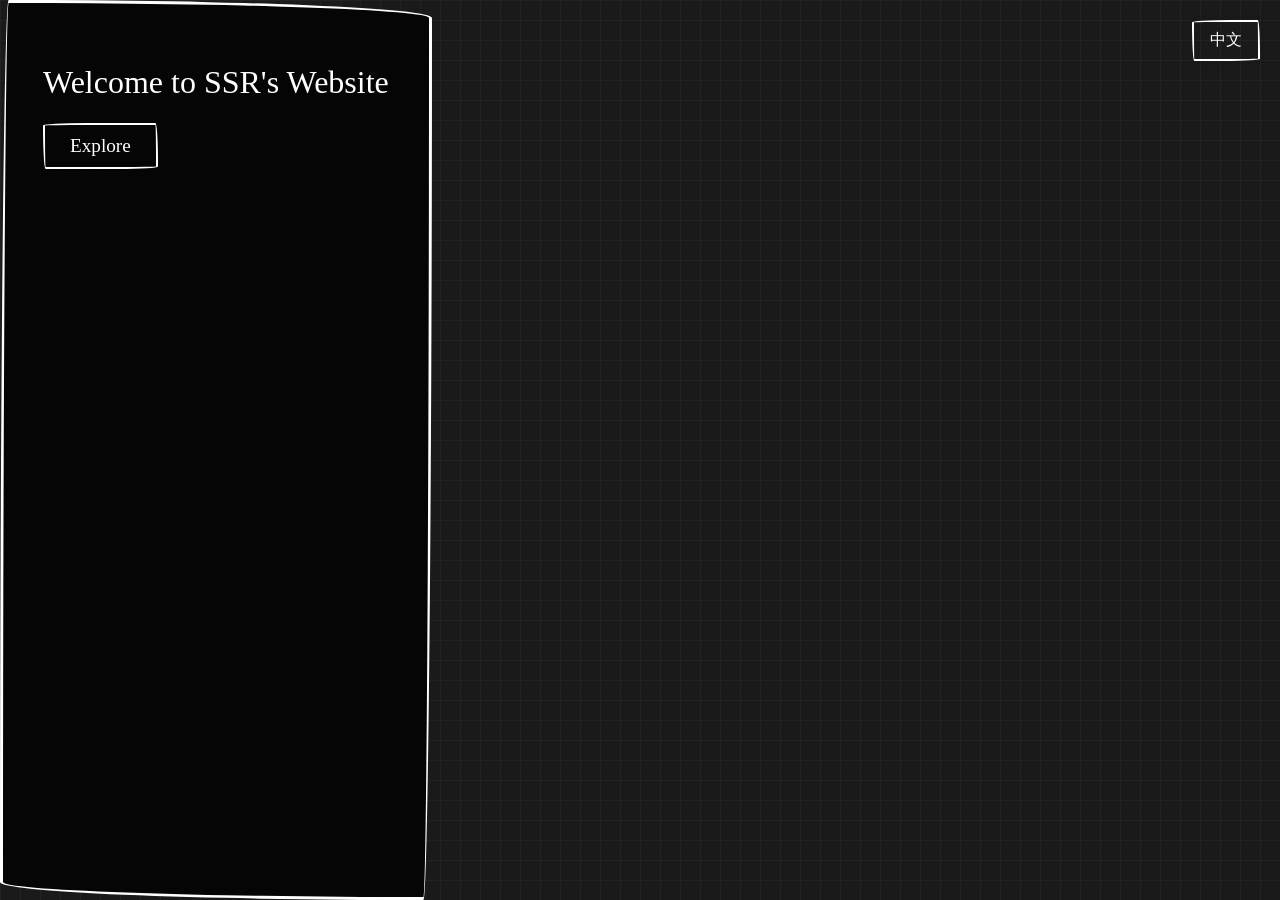
<file: index.html>
<!doctype html>
<html lang="en">
  <head>
    <meta charset="UTF-8" />
    <title>Welcome</title>
    <link rel="stylesheet" href="style.css" />
    <script src="i18n.js" defer></script>
  </head>
  <body class="home-page">
    <button id="langToggle" class="lang-toggle" onclick="toggleLang()">中文</button>
    <div
      class="welcome-container"
      style="background: rgba(0, 0, 0, 0.8); border: 3px solid white"
    >
      <h1 class="welcome-text" data-i18n="index.welcome">Welcome to SSR's Website</h1>
      <a
        href="firstpage.html"
        class="btn-sketch"
        style="color: white; border-color: white"
        data-i18n="index.explore"
        >Explore</a
      >
    </div>
  </body>
</html>
</file>
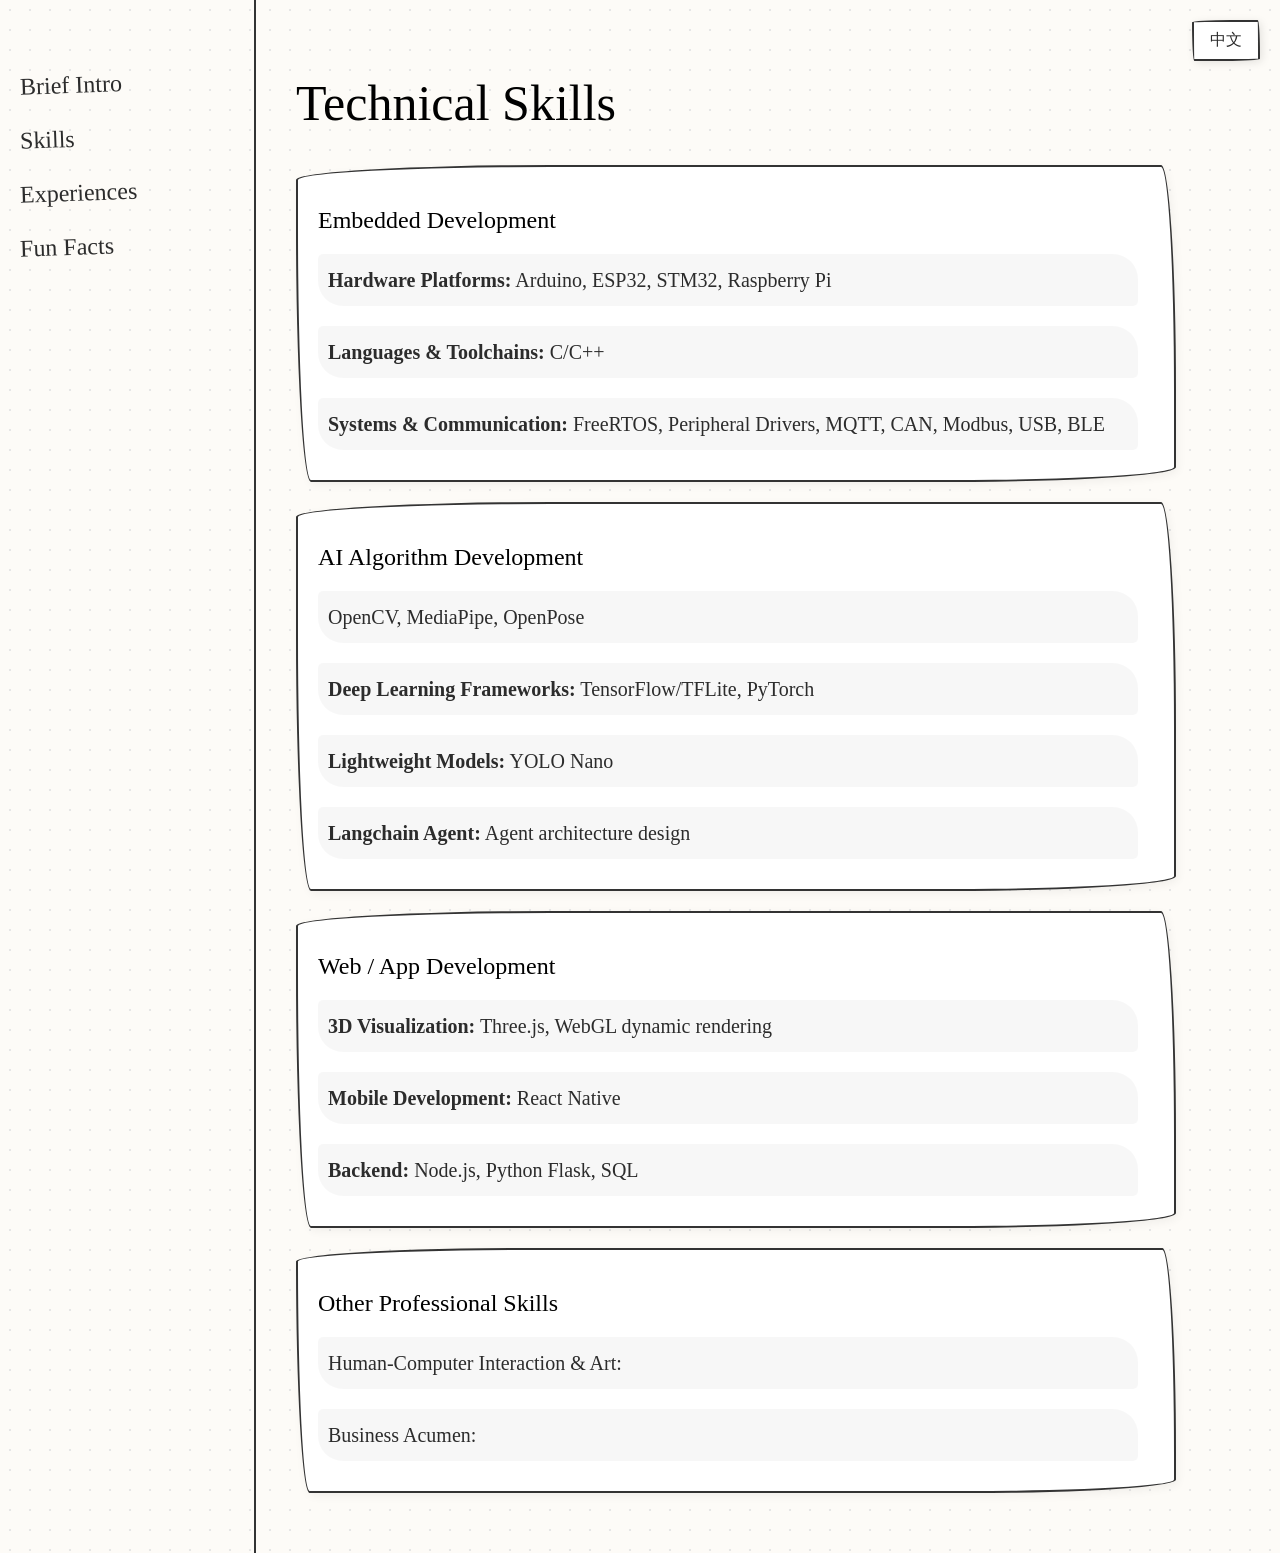
<file: about.html>
<!doctype html>
<html lang="en">
  <head>
    <meta charset="UTF-8" />
    <meta name="viewport" content="width=device-width, initial-scale=1.0" />
    <title>About Me - Skills</title>
    <link rel="stylesheet" href="style.css" />
    <script src="i18n.js" defer></script>
  </head>
  <body>
    <button id="langToggle" class="lang-toggle" onclick="toggleLang()">中文</button>
    <div class="sidebar">
      <nav>
        <ul class="nav-links">
          <li><a href="firstpage.html" data-i18n="nav.brief-intro">Brief Intro</a></li>
          <li><a href="about.html" data-i18n="nav.skills">Skills</a></li>
          <li><a href="work.html" data-i18n="nav.experiences">Experiences</a></li>
          <li><a href="contact.html" data-i18n="nav.fun-facts">Fun Facts</a></li>
        </ul>
      </nav>
    </div>
    <div class="main-content">
      <h1 style="font-size: 50px" data-i18n="about.title">Technical Skills</h1>

      <div class="skills-section">
        <div class="skill-category sketch-box">
          <h2 data-i18n="about.embedded">Embedded Development</h2>
          <div class="skill-list">
            <p>
              <strong data-i18n="about.hardware">Hardware Platforms:</strong> Arduino, ESP32, STM32,
              Raspberry Pi
            </p>
            <p><strong data-i18n="about.languages">Languages & Toolchains:</strong> C/C++</p>
            <p>
              <strong data-i18n="about.systems">Systems & Communication:</strong> FreeRTOS, Peripheral
              Drivers, MQTT, CAN, Modbus, USB, BLE
            </p>
          </div>
        </div>

        <div class="skill-category sketch-box">
          <h2 data-i18n="about.ai">AI Algorithm Development</h2>
          <div class="skill-list">
            <p>OpenCV, MediaPipe, OpenPose</p>
            <p>
              <strong data-i18n="about.deep-learning">Deep Learning Frameworks:</strong> TensorFlow/TFLite,
              PyTorch
            </p>
            <p><strong data-i18n="about.lightweight">Lightweight Models:</strong> YOLO Nano</p>
            <p><strong data-i18n="about.agent">Langchain Agent:</strong> <span data-i18n="about.agent-design">Agent architecture design</span></p>
          </div>
        </div>

        <div class="skill-category sketch-box">
          <h2 data-i18n="about.web">Web / App Development</h2>
          <div class="skill-list">
            <p>
              <strong data-i18n="about.visualization">3D Visualization:</strong> Three.js, WebGL dynamic
              rendering
            </p>
            <p><strong data-i18n="about.mobile">Mobile Development:</strong> React Native</p>
            <p><strong data-i18n="about.backend">Backend:</strong> Node.js, Python Flask, SQL</p>
          </div>
        </div>

        <div class="skill-category sketch-box">
          <h2 data-i18n="about.other">Other Professional Skills</h2>
          <div class="skill-list">
            <p data-i18n="about.hci">
              <strong>Human-Computer Interaction & Art:</strong> Immersive
              interaction design, stage lighting art, interactive installation
              prototyping
            </p>
            <p data-i18n="about.business">
              <strong>Business Acumen:</strong> Market insight, needs analysis,
              productization thinking, technology-driven business value
            </p>
          </div>
        </div>
      </div>
    </div>
  </body>
</html>
</file>
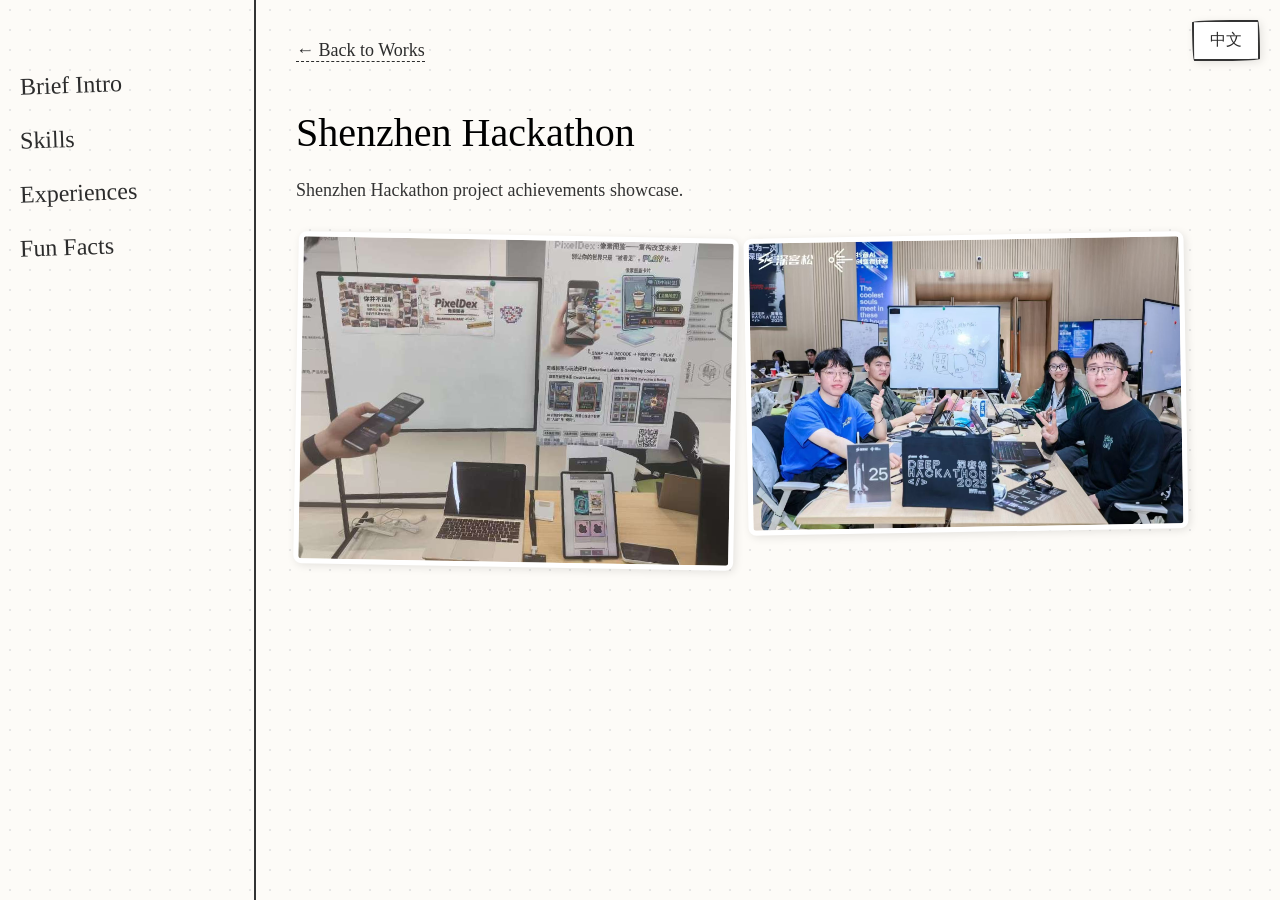
<file: award-shenzhen-hackathon.html>
<!doctype html>
<html lang="en">
  <head>
    <meta charset="UTF-8" />
    <meta name="viewport" content="width=device-width, initial-scale=1.0" />
    <title>Shenzhen Hackathon - Details</title>
    <link rel="stylesheet" href="style.css" />
    <script src="i18n.js" defer></script>
  </head>
  <body>
    <button id="langToggle" class="lang-toggle" onclick="toggleLang()">中文</button>
    <div class="sidebar">
      <nav>
        <ul class="nav-links">
          <li><a href="firstpage.html" data-i18n="nav.brief-intro">Brief Intro</a></li>
          <li><a href="about.html" data-i18n="nav.skills">Skills</a></li>
          <li><a href="work.html" data-i18n="nav.experiences">Experiences</a></li>
          <li><a href="contact.html" data-i18n="nav.fun-facts">Fun Facts</a></li>
        </ul>
      </nav>
    </div>
    <div class="main-content">
      <a href="work.html" class="back-link" data-i18n="common.back">← Back to Works</a>
      <h1 style="font-size: 40px; margin-bottom: 20px" data-i18n="award.shenzhen.title">Shenzhen Hackathon</h1>
      <p style="font-size: 18px; color: #333; line-height: 1.6" data-i18n="award.shenzhen.desc">
        Shenzhen Hackathon project achievements showcase.
      </p>

      <div class="image-container">
        <!-- 在此处添加您的图片 -->
        <img
          src="images/szh1.jpg"
          alt="Description"
          style="width: 100%; border-radius: 8px"
        />
        <img
          src="images/szh2.jpg"
          alt="Description"
          style="width: 100%; border-radius: 8px"
        />
      </div>
    </div>
  </body>
</html>
</file>
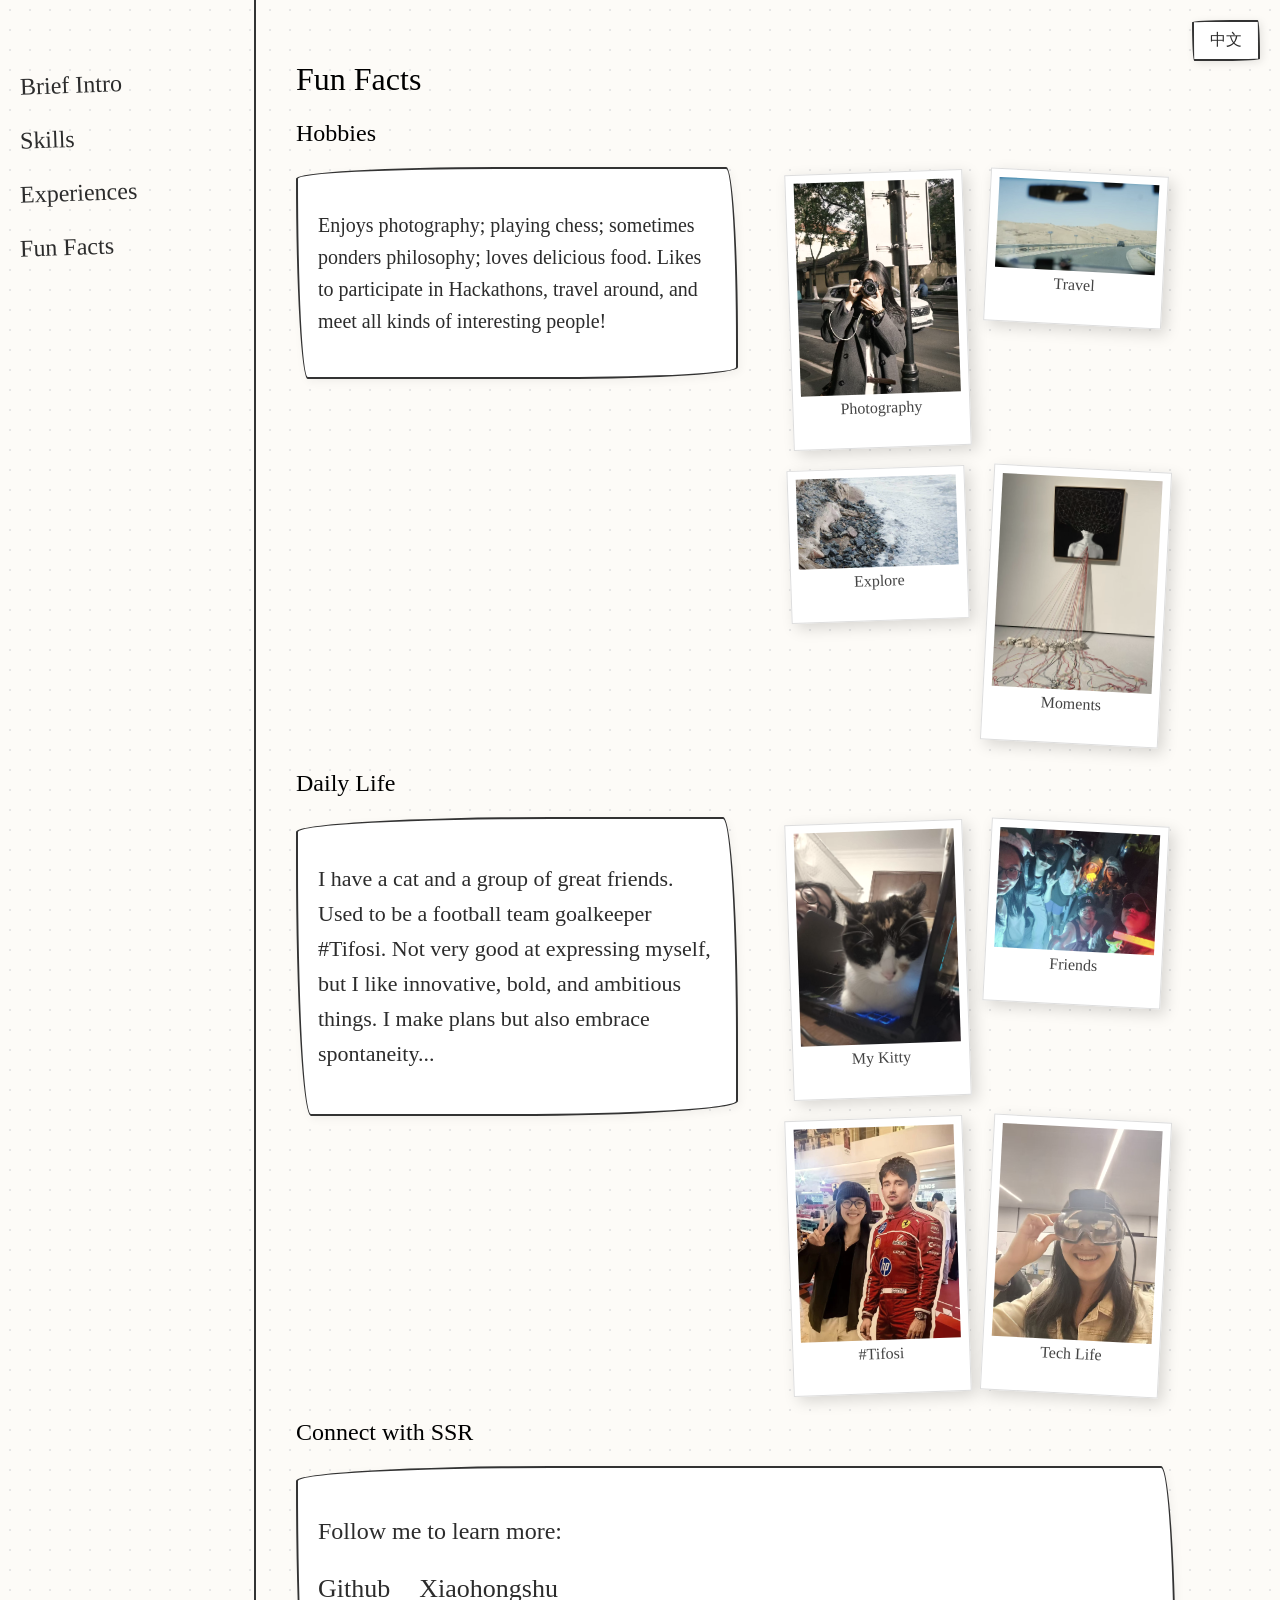
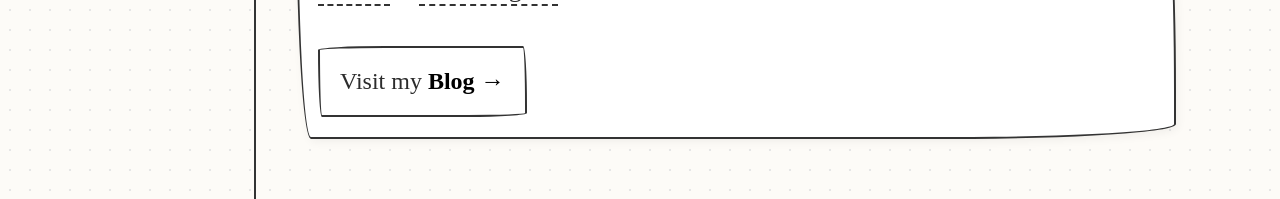
<file: contact.html>
<!doctype html>
<html lang="en">
  <head>
    <meta charset="UTF-8" />
    <meta name="viewport" content="width=device-width, initial-scale=1.0" />
    <title>Fun Facts - SSR</title>
    <link rel="stylesheet" href="style.css" />
    <script src="i18n.js" defer></script>
  </head>
  <body>
    <button id="langToggle" class="lang-toggle" onclick="toggleLang()">中文</button>
    <div class="sidebar">
      <nav>
        <ul class="nav-links">
          <li><a href="firstpage.html" data-i18n="nav.brief-intro">Brief Intro</a></li>
          <li><a href="about.html" data-i18n="nav.skills">Skills</a></li>
          <li><a href="work.html" data-i18n="nav.experiences">Experiences</a></li>
          <li><a href="contact.html" data-i18n="nav.fun-facts">Fun Facts</a></li>
        </ul>
      </nav>
    </div>
    <div class="main-content">
      <h1 data-i18n="contact.title">Fun Facts</h1>

      <!-- Hobby Section -->
      <div class="section">
        <h2 data-i18n="contact.hobbies">Hobbies</h2>
        <div class="section-layout">
          <div class="section-text sketch-box">
            <p data-i18n="contact.hobbies-desc">
              Enjoys photography; playing chess; sometimes ponders philosophy;
              loves delicious food. Likes to participate in Hackathons, travel
              around, and meet all kinds of interesting people!
            </p>
          </div>
          <div class="hobby-gallery">
            <div class="polaroid">
              <img src="images/photo4.jpg" alt="Hobby 1" />
              <div class="polaroid-caption" data-i18n="hobby.photography">Photography</div>
            </div>
            <div class="polaroid">
              <img src="images/photo1.jpg" alt="Hobby 2" />
              <div class="polaroid-caption" data-i18n="hobby.travel">Travel</div>
            </div>
            <div class="polaroid">
              <img src="images/photo2.jpg" alt="Hobby 3" />
              <div class="polaroid-caption" data-i18n="hobby.explore">Explore</div>
            </div>
            <div class="polaroid">
              <img src="images/photo3.jpg" alt="Hobby 4" />
              <div class="polaroid-caption" data-i18n="hobby.moments">Moments</div>
            </div>
          </div>
        </div>
      </div>

      <!-- Daily Life Section -->
      <div class="section">
        <h2 data-i18n="contact.daily">Daily Life</h2>
        <div class="section-layout">
          <div class="sketch-box section-text">
            <p style="font-size: 22px" data-i18n="contact.daily-desc">
              I have a cat and a group of great friends. Used to be a football
              team goalkeeper #Tifosi. Not very good at expressing myself, but I
              like innovative, bold, and ambitious things. I make plans but also
              embrace spontaneity. Stories of earning my "first pot of gold"
              since childhood from the Internet...
            </p>
          </div>
          <div class="hobby-gallery">
            <div class="polaroid">
              <img src="images/cat.jpg" alt="Cat" />
              <div class="polaroid-caption" data-i18n="hobby.cat">My Kitty</div>
            </div>
            <div class="polaroid">
              <img src="images/friends.jpg" alt="Friends" />
              <div class="polaroid-caption" data-i18n="hobby.friends">Friends</div>
            </div>
            <div class="polaroid">
              <img src="images/tifosi.jpg" alt="Tifosi" />
              <div class="polaroid-caption" data-i18n="hobby.tifosi">#Tifosi</div>
            </div>
            <div class="polaroid">
              <img src="images/vr.jpg" alt="VR" />
              <div class="polaroid-caption" data-i18n="hobby.tech">Tech Life</div>
            </div>
          </div>
        </div>
      </div>

      <!-- Social Media Section -->
      <div class="section">
        <h2 data-i18n="contact.connect">Connect with SSR</h2>
        <div class="sketch-box">
          <p style="font-size: 24px" data-i18n="contact.follow">Follow me to learn more:</p>
          <div class="social-links">
            <a href="https://github.com/ssRhy" target="_blank">Github</a>
            <a
              href="https://www.xiaohongshu.com/user/profile/6108dd890000000001007604"
              target="_blank"
              >Xiaohongshu</a
            >
          </div>
          <div class="blog-link">
            <span data-i18n="contact.visit">Visit my </span
            ><a
              href="#"
              style="color: #000; text-decoration: none; font-weight: bold"
              ><span data-i18n="contact.blog">Blog →</span></a
            >
          </div>
        </div>
      </div>
    </div>
  </body>
</html>
</file>
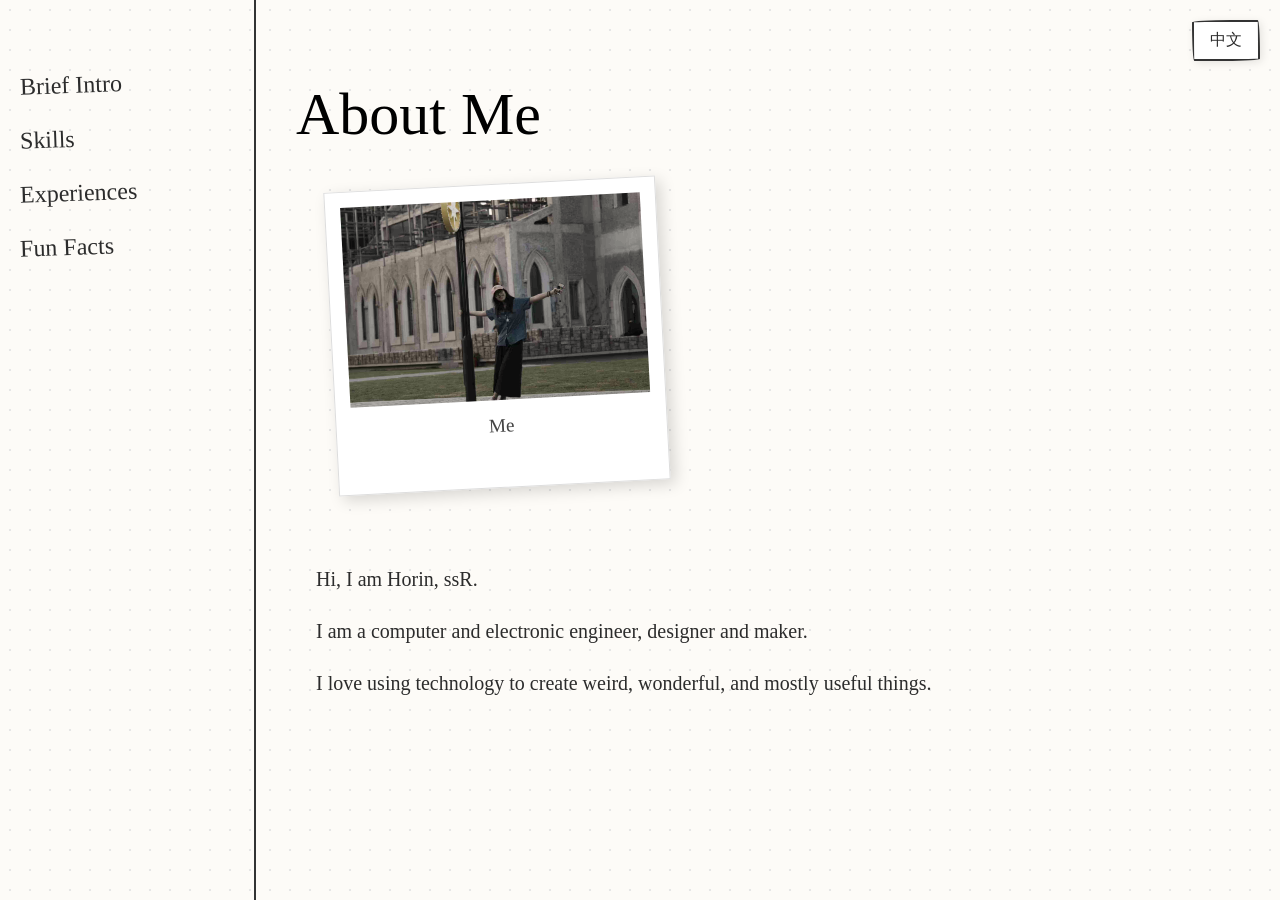
<file: firstpage.html>
<!doctype html>
<html lang="en">
  <head>
    <meta charset="UTF-8" />
    <meta name="viewport" content="width=device-width, initial-scale=1.0" />
    <title>about me</title>
    <link rel="stylesheet" href="style.css" />
    <script src="i18n.js" defer></script>
  </head>
  <body>
    <button id="langToggle" class="lang-toggle" onclick="toggleLang()">中文</button>
    <div class="sidebar">
      <nav>
        <ul class="nav-links">
          <li><a href="firstpage.html" data-i18n="nav.brief-intro">Brief Intro</a></li>
          <li><a href="about.html" data-i18n="nav.skills">Skills</a></li>
          <li><a href="work.html" data-i18n="nav.experiences">Experiences</a></li>
          <li><a href="contact.html" data-i18n="nav.fun-facts">Fun Facts</a></li>
        </ul>
      </nav>
    </div>
    <div class="main-content">
      <h1 style="font-size: 60px; margin-bottom: 0" data-i18n="firstpage.title">About me</h1>
      <div
        class="profile-section sketch-box"
        style="
          display: flex;
          gap: 40px;
          border: none;
          box-shadow: none;
          background: transparent;
          align-items: center;
          flex-wrap: wrap;
        "
      >
        <div class="polaroid" style="transform: rotate(-3deg)">
          <img
            src="images/self.jpg"
            alt="SSR's Profile"
            style="width: 100%; display: block"
          />
          <div class="polaroid-caption" data-i18n="firstpage.me">Me</div>
        </div>
        <div class="text-content">
          <div class="about-text">
            <p data-i18n="firstpage.intro">Hi, I am Horin, ssR.</p>
            <p data-i18n="firstpage.description">I am a computer and electronic engineer, designer and maker.</p>
            <p data-i18n="firstpage.love">
              I love using technology to create weird, wonderful, and mostly
              useful things.
            </p>
          </div>
        </div>
      </div>
    </div>
  </body>
</html>
</file>
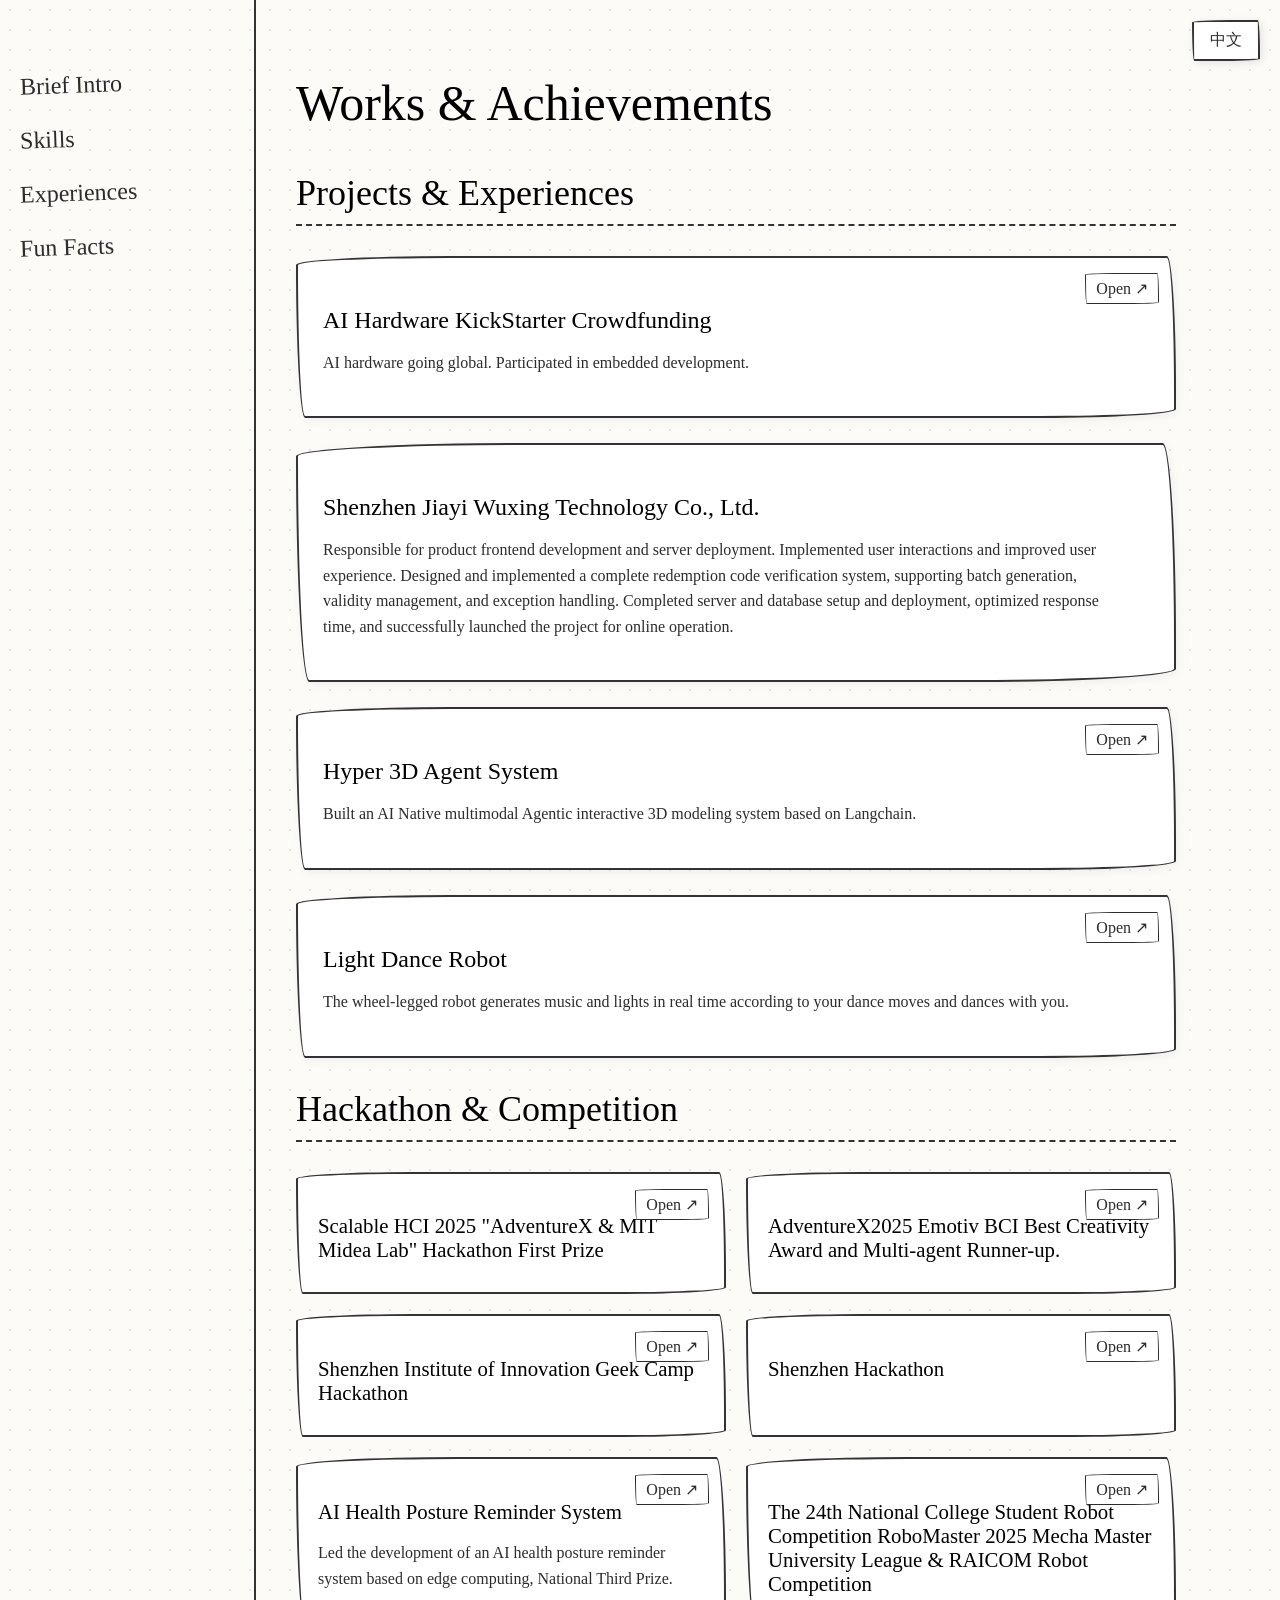
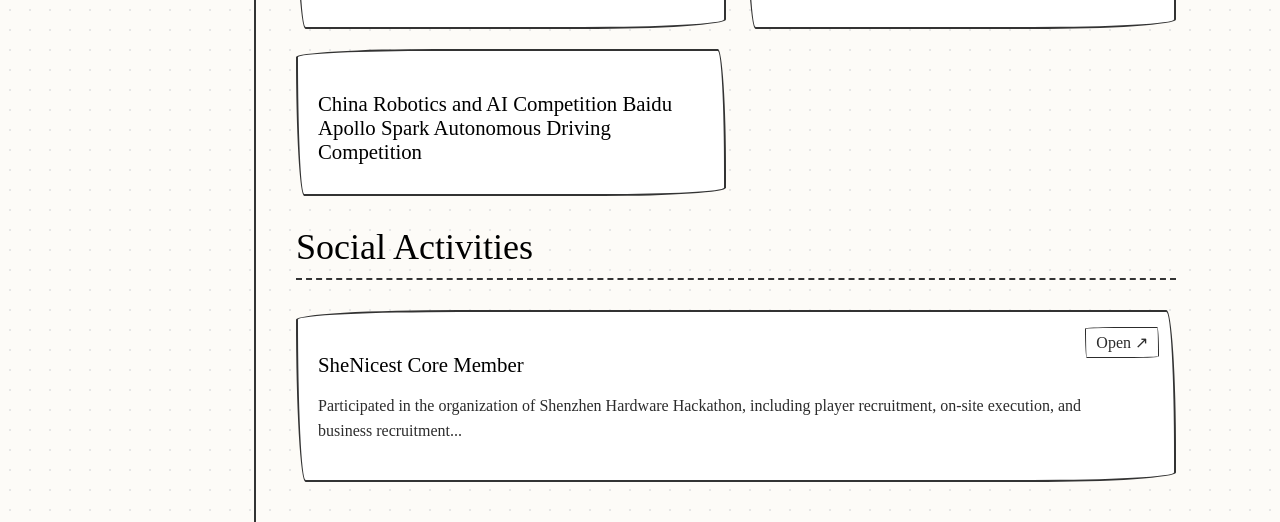
<file: work.html>
<!doctype html>
<html lang="en">
  <head>
    <meta charset="UTF-8" />
    <meta name="viewport" content="width=device-width, initial-scale=1.0" />
    <title>My Works</title>
    <link rel="stylesheet" href="style.css" />
    <script src="i18n.js" defer></script>
  </head>
  <body>
    <button id="langToggle" class="lang-toggle" onclick="toggleLang()">中文</button>
    <div class="sidebar">
      <nav>
        <ul class="nav-links">
          <li><a href="firstpage.html" data-i18n="nav.brief-intro">Brief Intro</a></li>
          <li><a href="about.html" data-i18n="nav.skills">Skills</a></li>
          <li><a href="work.html" data-i18n="nav.experiences">Experiences</a></li>
          <li><a href="contact.html" data-i18n="nav.fun-facts">Fun Facts</a></li>
        </ul>
      </nav>
    </div>
    <div class="main-content">
      <h1 style="font-size: 50px; margin-bottom: 40px" data-i18n="work.title">Works & Achievements</h1>

      <div class="section" style="animation-delay: 0.2s">
        <h2 class="section-title" data-i18n="work.projects">Projects & Experiences</h2>
        <div class="projects-container">
          <a
            class="project-link"
            href="https://www.kickstarter.com/projects/jbternal/kiio-your-portable-ai-powered-thoughtful-companion?ref=bx2ioc"
            target="_blank"
            rel="noopener"
          >
            <div class="project-card">
              <span class="project-badge" data-i18n="common.open">Open ↗</span>
              <h3 class="project-title" data-i18n="work.project1.title">AI Hardware KickStarter Crowdfunding</h3>
              <p class="project-description" data-i18n="work.project1.desc">AI hardware going global. Participated in embedded development.</p>
            </div>
          </a>

          <div class="project-card">
            <h3 class="project-title" data-i18n="work.project2.title">Shenzhen Jiayi Wuxing Technology Co., Ltd.</h3>
            <p class="project-description" data-i18n="work.project2.desc">
              Responsible for product frontend development and server deployment. Implemented user interactions and improved user experience. Designed and implemented a complete redemption code verification system, supporting batch generation, validity management, and exception handling. Completed server and database setup and deployment, optimized response time, and successfully launched the project for online operation.
            </p>
          </div>
          <a
            class="project-link"
            href="https://aiagent2025.com/projects/vh0gln4jsj76"
            target="_blank"
            rel="noopener"
          >
            <div class="project-card">
              <span class="project-badge" data-i18n="common.open">Open ↗</span>
              <h3 class="project-title" data-i18n="work.project3.title">Hyper 3D Agent System</h3>
              <p class="project-description" data-i18n="work.project3.desc">
                Built an AI Native multimodal Agentic interactive 3D modeling system based on Langchain.
              </p>
            </div>
          </a>

          <a class="project-link" href="award-robot.html">
            <div class="project-card">
              <span class="project-badge" data-i18n="common.open">Open ↗</span>
            
              <h3 class="project-title" data-i18n="work.robot.title">Light Dance Robot</h3>
              <p class="project-description" data-i18n="work.robot.desc">
                The wheel-legged robot generates music and lights in real time according to your dance moves and dances with you.
              </p>
            </div>
          </a>
          <div class="section" style="animation-delay: 0.4s">
            <h2 class="section-title" data-i18n="work.hackathon">Hackathon & Competition</h2>
            <div class="awards-grid">
              <!-- Award 1 -->
              <a
                class="project-link"
                href="https://mp.weixin.qq.com/s/YNP__3Mc8gBYEphW1VyMmg"
                target="_blank"
                rel="noopener"
              >
                <div class="award-card">
                  <span class="project-badge" data-i18n="common.open">Open ↗</span>
                  <h3 class="award-title" data-i18n="award.scalable-hci.title">
                    Scalable HCI 2025 "AdventureX & MIT Midea Lab" Hackathon
                    First Prize
                  </h3>
                </div>
              </a>

              <!-- Award 2 -->
              <a
                class="project-link"
                href="https://mp.weixin.qq.com/s/_anM3sA7tUzIK2UDru9SAw"
                target="_blank"
                rel="noopener"
              >
                <div class="award-card">
                  <span class="project-badge" data-i18n="common.open">Open ↗</span>
                  <h3 class="award-title" data-i18n="award.adventurez.title">
                    AdventureX2025
                    Emotiv BCI Best Creativity Award and Multi-agent Runner-up.
                  </h3>
                </div>
              </a>

              <!-- Award 3 -->
              <a
                class="project-link"
                href="https://mp.weixin.qq.com/s/dBvPE5ZVx8cBwA5j-l4Usw"
                target="_blank"
                rel="noopener"
              >
                <div class="award-card">
                  <span class="project-badge" data-i18n="common.open">Open ↗</span>
                  <h3 class="award-title" data-i18n="award.geek-camp.title">Shenzhen Institute of Innovation Geek Camp Hackathon</h3>
                </div>
              </a>

              <!-- Award 4 -->
              <a
                class="project-link"
                href="award-shenzhen-hackathon.html"
              >
                <div class="award-card">
                  <span class="project-badge" data-i18n="common.open">Open ↗</span>
                  <h3 class="award-title" data-i18n="award.shenzhen.title">Shenzhen Hackathon</h3>
                </div>
              </a>

              <!-- Award 5 -->
              <a class="project-link" href="award-pose.html">
                <div class="award-card">
                  <span class="project-badge" data-i18n="common.open">Open ↗</span>
                  <h3 class="award-title" data-i18n="award.pose.title">AI Health Posture Reminder System</h3>
                  <p class="project-description" data-i18n="award.pose.desc">
                    Led the development of an AI health posture reminder system based on edge computing, National Third Prize.
                  </p>
                </div>
              </a>

              <!-- Award 6 -->
              <a class="project-link" href="award-robomaster.html">
                <div class="award-card">
                  <span class="project-badge" data-i18n="common.open">Open ↗</span>
                  <h3 class="award-title" data-i18n="award.robomaster.title">
                    The 24th National College Student Robot Competition RoboMaster 2025
                    Mecha Master University League & RAICOM Robot Competition
                  </h3>
                </div>
              </a>

              <!-- Award 7 -->
              <div class="award-card">
                <h3 class="award-title" data-i18n="award.baidu.title">
                  China Robotics and AI Competition Baidu Apollo Spark Autonomous Driving Competition
                </h3>
              </div>
            </div>
          </div>

          <div class="section" style="animation-delay: 0.6s">
            <h2 class="section-title" data-i18n="work.social">Social Activities</h2>
            <div class="awards-grid">
              <a
                class="project-link"
                href="https://mp.weixin.qq.com/s/G4NVmhOTlzsPfYn4JvzXnA"
                target="_blank"
                rel="noopener"
              >
                <div class="award-card">
                  <span class="project-badge" data-i18n="common.open">Open ↗</span>
                  <h3 class="award-title" data-i18n="award.shenicest.title">SheNicest Core Member</h3>
                  <p class="project-description" data-i18n="award.shenicest.desc">
                    Participated in the organization of Shenzhen Hardware Hackathon, including player recruitment, on-site execution, and business recruitment...
                  </p>
                </div>
              </a>
            </div>
          </div>
        </div>
      </div>
    </div>
  </body>
</html>
</file>
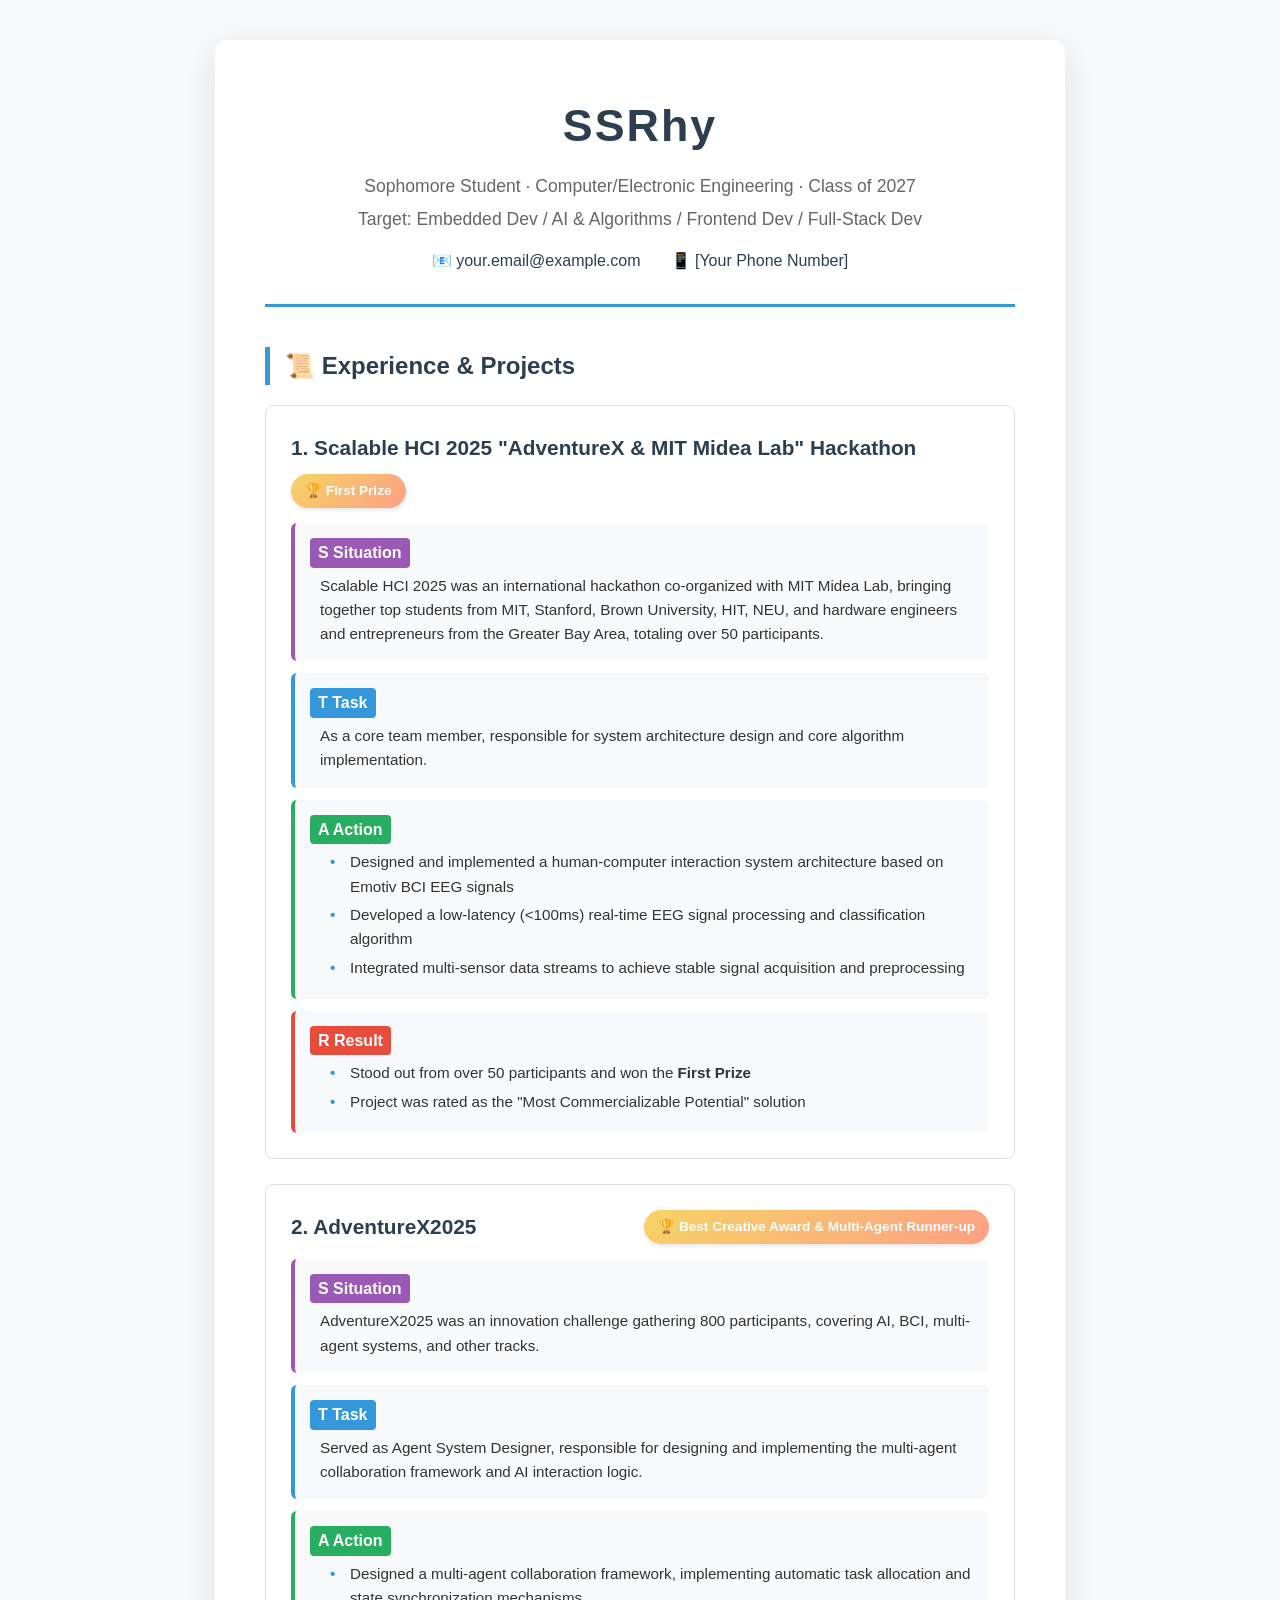
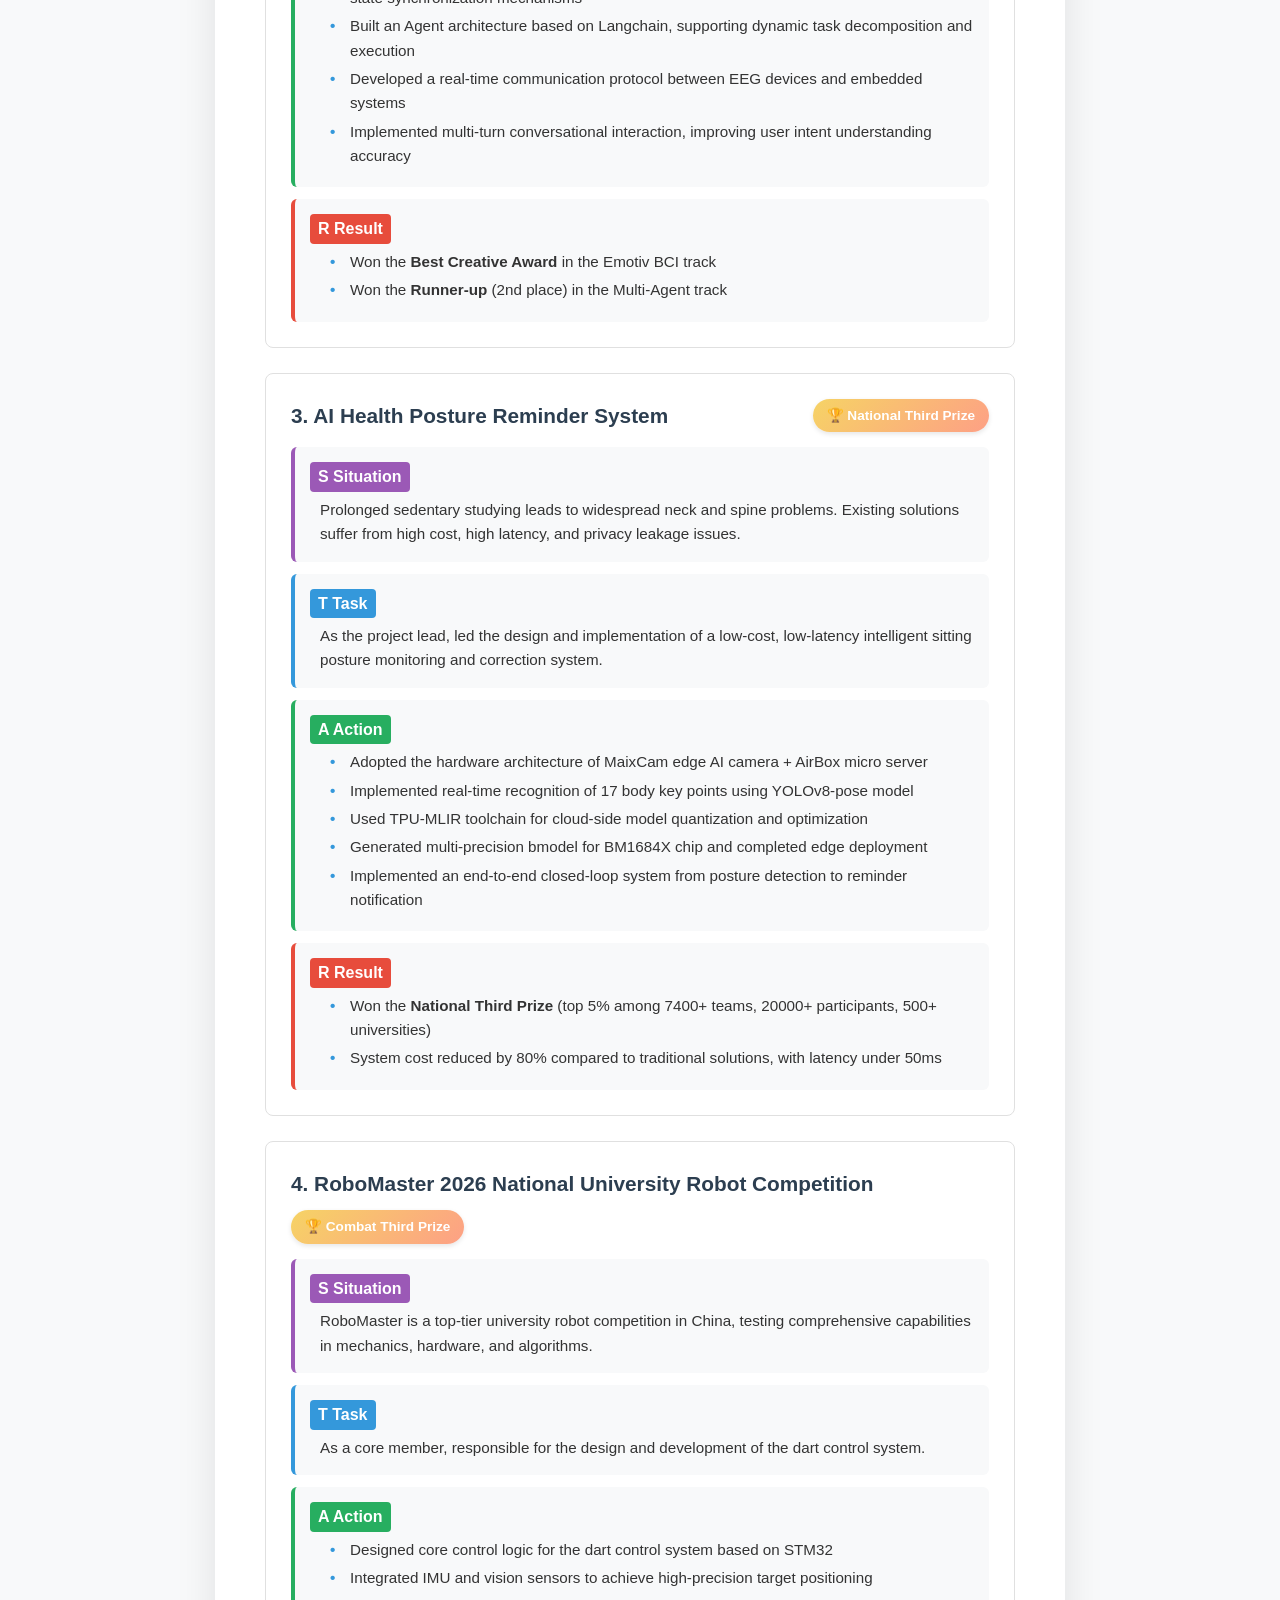
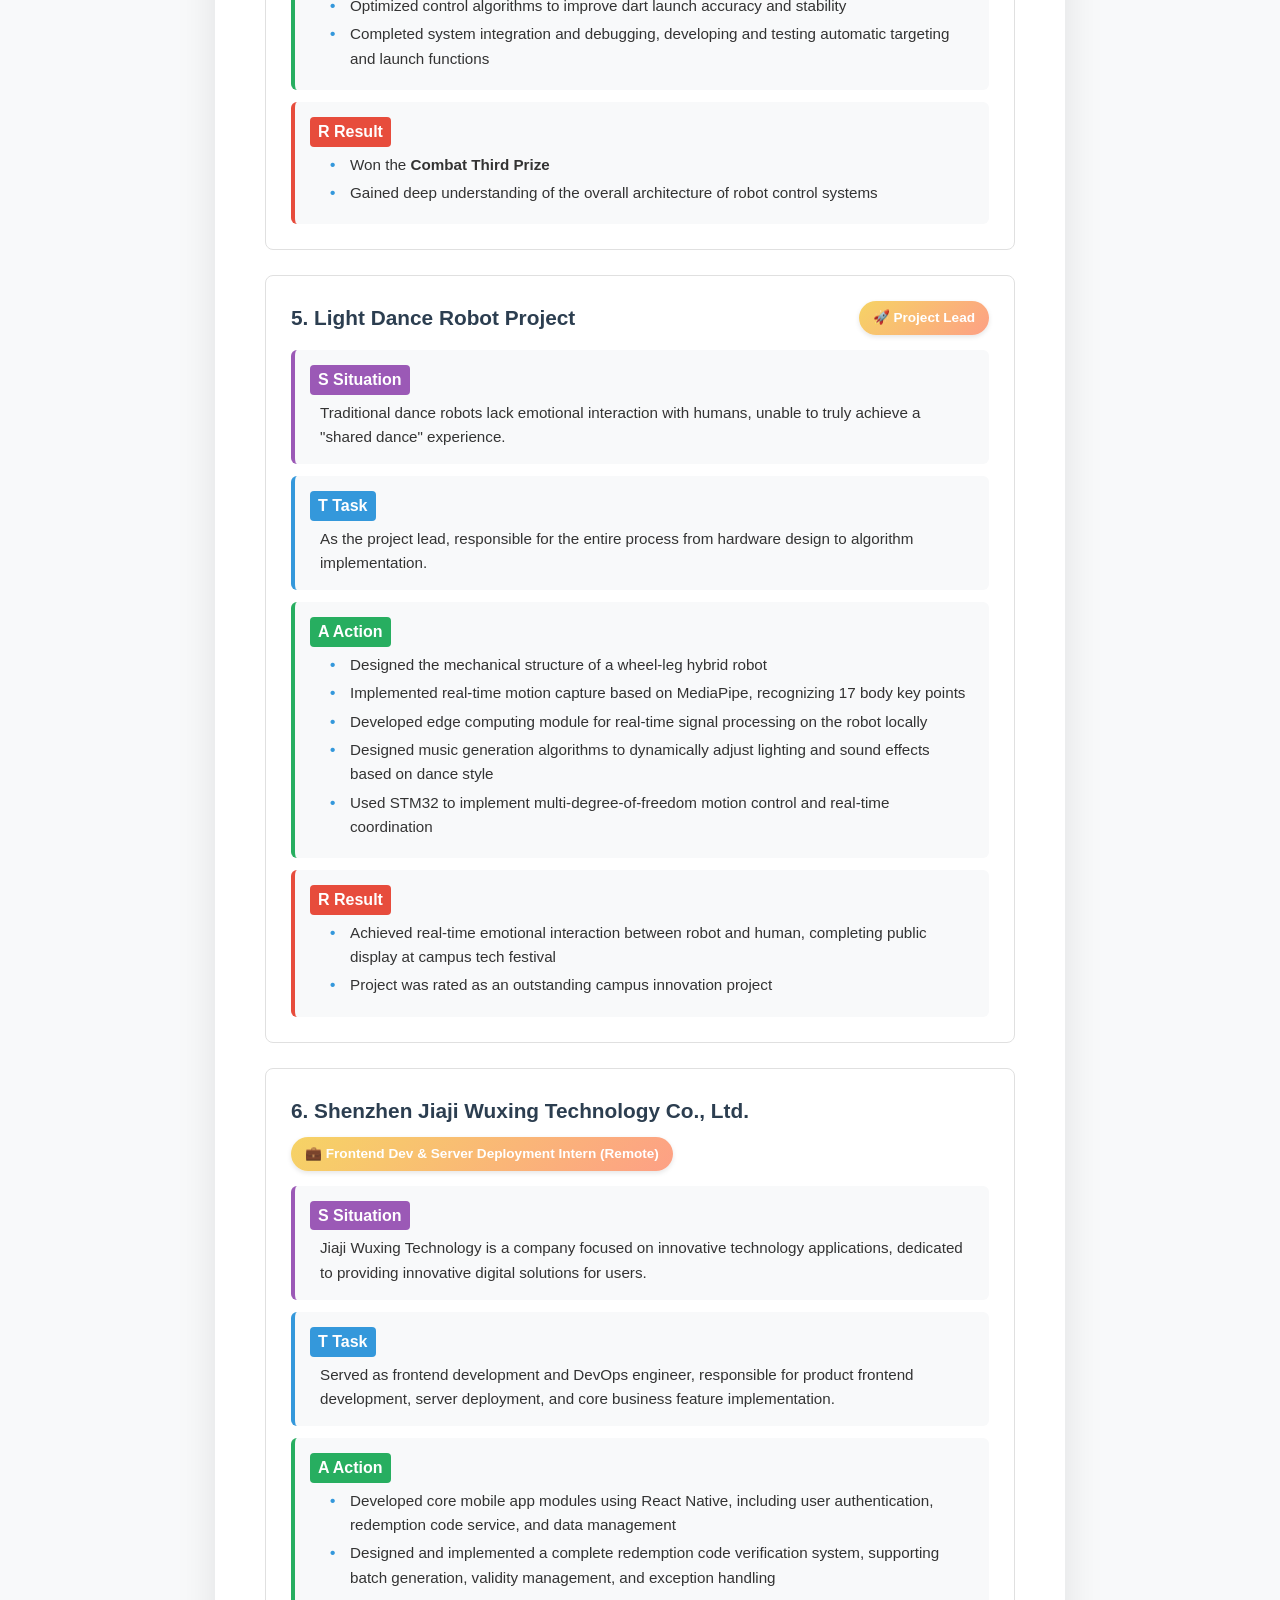
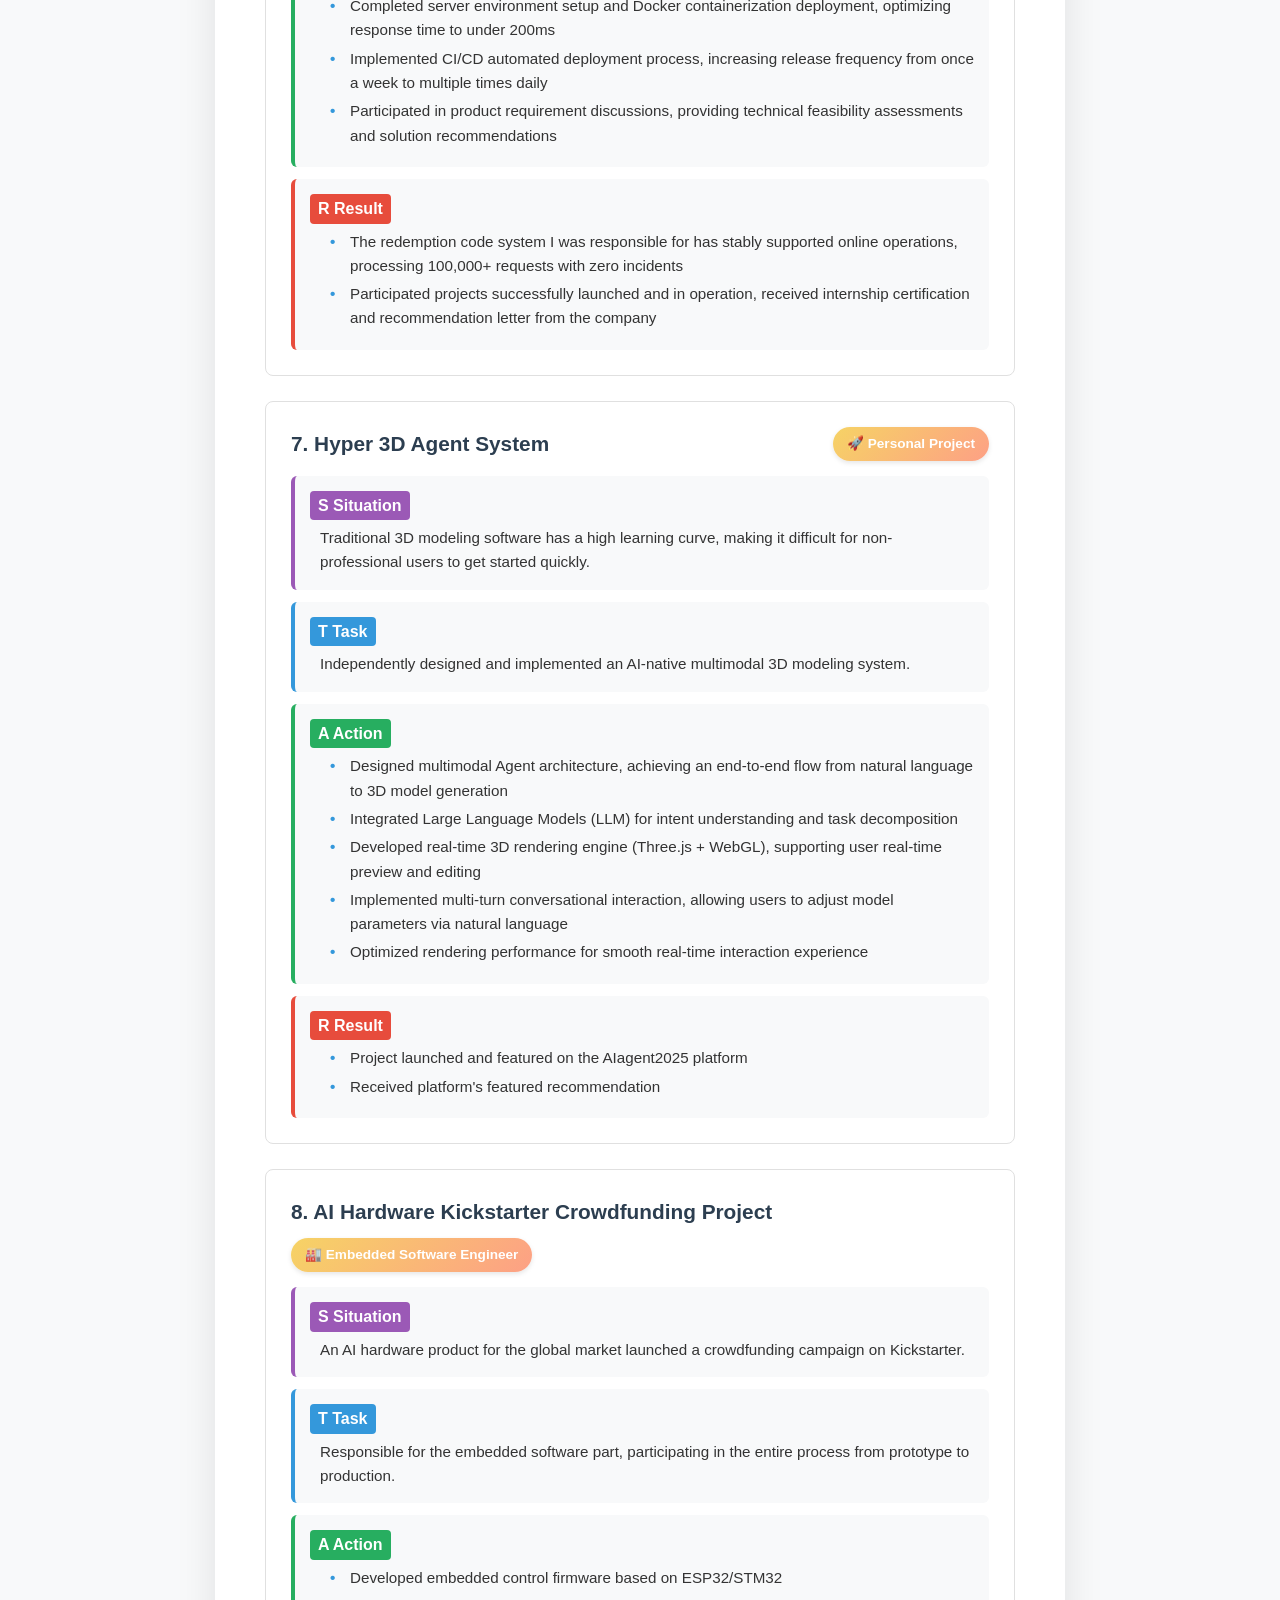
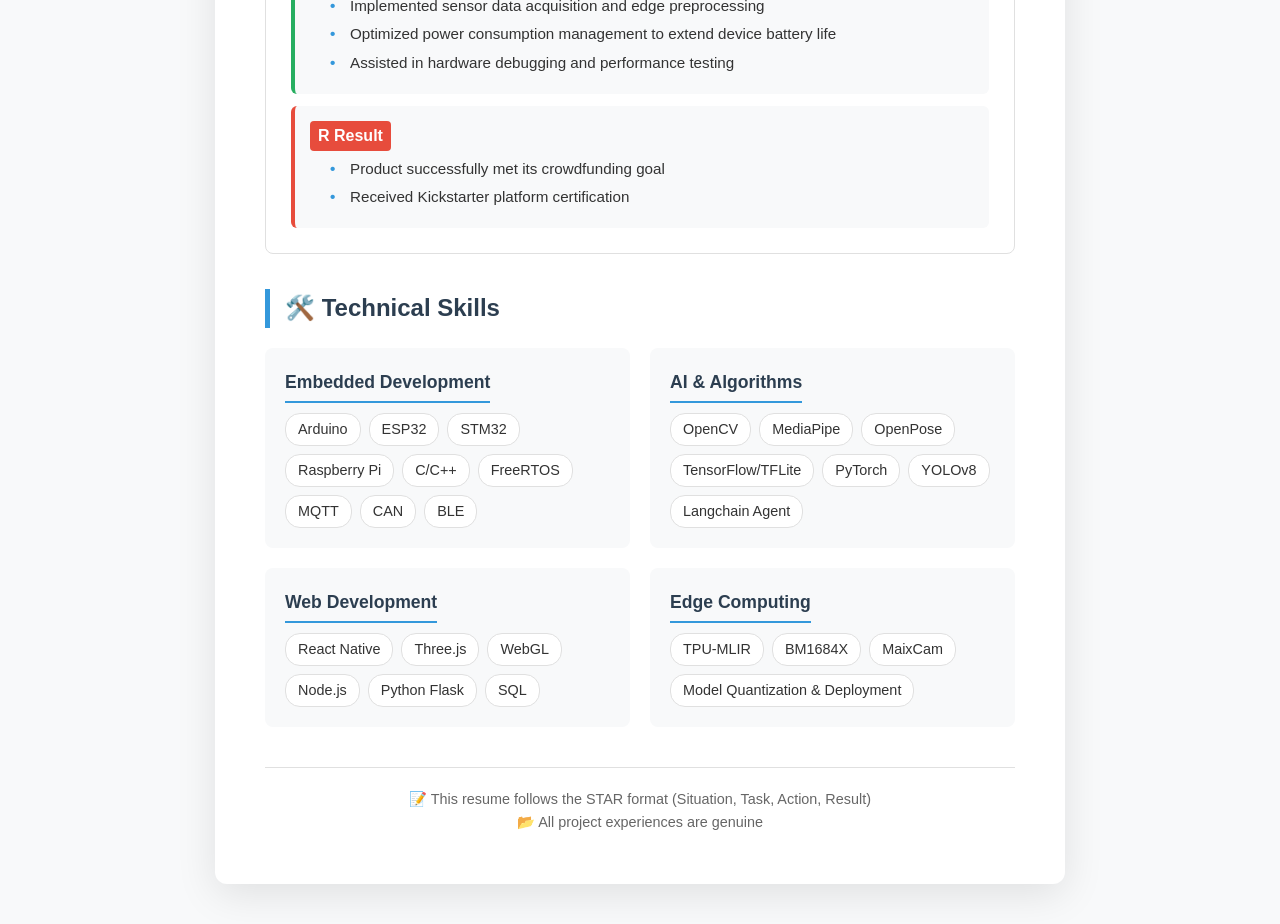
<file: resume/Resume_English_HTML.html>
<!DOCTYPE html>
<html lang="en">
<head>
    <meta charset="UTF-8">
    <meta name="viewport" content="width=device-width, initial-scale=1.0">
    <title>SSRhy - Resume</title>
    <style>
        :root {
            --primary-color: #2c3e50;
            --accent-color: #3498db;
            --secondary-accent: #e74c3c;
            --bg-color: #f8f9fa;
            --card-bg: #ffffff;
            --text-color: #333333;
            --light-text: #666666;
            --star-s: #9b59b6;
            --star-t: #3498db;
            --star-a: #27ae60;
            --star-r: #e74c3c;
        }

        * {
            margin: 0;
            padding: 0;
            box-sizing: border-box;
        }

        body {
            font-family: 'Segoe UI', 'Helvetica Neue', Arial, sans-serif;
            background-color: var(--bg-color);
            color: var(--text-color);
            line-height: 1.6;
            padding: 40px 20px;
        }

        .container {
            max-width: 850px;
            margin: 0 auto;
            background: var(--card-bg);
            padding: 50px;
            border-radius: 12px;
            box-shadow: 0 10px 40px rgba(0,0,0,0.1);
        }

        /* Header */
        .header {
            text-align: center;
            margin-bottom: 40px;
            padding-bottom: 30px;
            border-bottom: 3px solid var(--accent-color);
        }

        .name {
            font-size: 2.8em;
            font-weight: 700;
            color: var(--primary-color);
            margin-bottom: 10px;
            letter-spacing: 2px;
        }

        .info-line {
            font-size: 1.1em;
            color: var(--light-text);
            margin: 5px 0;
        }

        .contact-info {
            display: flex;
            justify-content: center;
            gap: 30px;
            margin-top: 15px;
            flex-wrap: wrap;
        }

        .contact-item {
            display: flex;
            align-items: center;
            gap: 8px;
            color: var(--primary-color);
            font-weight: 500;
        }

        /* Section */
        .section {
            margin-bottom: 35px;
        }

        .section-title {
            font-size: 1.5em;
            color: var(--primary-color);
            border-left: 5px solid var(--accent-color);
            padding-left: 15px;
            margin-bottom: 20px;
            font-weight: 700;
        }

        /* Project Card */
        .project-card {
            background: #ffffff;
            border: 1px solid #e0e0e0;
            border-radius: 8px;
            padding: 25px;
            margin-bottom: 25px;
            position: relative;
            transition: transform 0.2s, box-shadow 0.2s;
        }

        .project-card:hover {
            transform: translateY(-2px);
            box-shadow: 0 5px 20px rgba(0,0,0,0.08);
        }

        .project-header {
            display: flex;
            justify-content: space-between;
            align-items: flex-start;
            margin-bottom: 15px;
            flex-wrap: wrap;
            gap: 10px;
        }

        .project-title {
            font-size: 1.3em;
            color: var(--primary-color);
            font-weight: 700;
        }

        .award-badge {
            background: linear-gradient(135deg, #f6d365 0%, #fda085 100%);
            color: white;
            padding: 6px 14px;
            border-radius: 20px;
            font-size: 0.85em;
            font-weight: 700;
            box-shadow: 0 2px 5px rgba(0,0,0,0.1);
            white-space: nowrap;
        }

        /* STAR Section */
        .star-container {
            display: grid;
            gap: 12px;
        }

        .star-item {
            background: #f8f9fa;
            padding: 15px;
            border-radius: 6px;
            border-left: 4px solid #ccc;
        }

        .star-item.star-s { border-left-color: var(--star-s); }
        .star-item.star-t { border-left-color: var(--star-t); }
        .star-item.star-a { border-left-color: var(--star-a); }
        .star-item.star-r { border-left-color: var(--star-r); }

        .star-label {
            font-weight: 700;
            font-size: 1em;
            margin-bottom: 6px;
            display: inline-block;
            padding: 2px 8px;
            border-radius: 4px;
            color: white;
        }

        .star-label.s { background-color: var(--star-s); }
        .star-label.t { background-color: var(--star-t); }
        .star-label.a { background-color: var(--star-a); }
        .star-label.r { background-color: var(--star-r); }

        .star-content {
            color: var(--text-color);
            font-size: 0.95em;
            padding-left: 10px;
        }

        .star-list {
            list-style: none;
            padding-left: 10px;
        }

        .star-list li {
            position: relative;
            padding-left: 20px;
            margin-bottom: 4px;
        }

        .star-list li::before {
            content: "•";
            position: absolute;
            left: 0;
            color: var(--accent-color);
            font-weight: bold;
        }

        /* Skills Grid */
        .skills-grid {
            display: grid;
            grid-template-columns: repeat(auto-fit, minmax(250px, 1fr));
            gap: 20px;
        }

        .skill-category {
            background: #f8f9fa;
            padding: 20px;
            border-radius: 8px;
        }

        .skill-category-title {
            font-weight: 700;
            color: var(--primary-color);
            margin-bottom: 10px;
            font-size: 1.1em;
            border-bottom: 2px solid var(--accent-color);
            padding-bottom: 5px;
            display: inline-block;
        }

        .skill-tags {
            display: flex;
            flex-wrap: wrap;
            gap: 8px;
        }

        .skill-tag {
            background: white;
            border: 1px solid #e0e0e0;
            padding: 4px 12px;
            border-radius: 15px;
            font-size: 0.9em;
            color: var(--text-color);
        }

        /* Footer */
        .footer {
            text-align: center;
            margin-top: 40px;
            padding-top: 20px;
            border-top: 1px solid #e0e0e0;
            color: var(--light-text);
            font-size: 0.9em;
        }

        /* Print Styles */
        @media print {
            body {
                background: white;
                padding: 0;
            }
            .container {
                box-shadow: none;
                padding: 0;
                max-width: 100%;
            }
            .project-card:hover {
                transform: none;
                box-shadow: none;
            }
            .star-item {
                break-inside: avoid;
            }
        }
    </style>
</head>
<body>

<div class="container">
    <!-- Header -->
    <header class="header">
        <h1 class="name">SSRhy</h1>
        <p class="info-line">Sophomore Student · Computer/Electronic Engineering · Class of 2027</p>
        <p class="info-line">Target: Embedded Dev / AI & Algorithms / Frontend Dev / Full-Stack Dev</p>
        <div class="contact-info">
            <span class="contact-item">📧 your.email@example.com</span>
            <span class="contact-item">📱 [Your Phone Number]</span>
        </div>
    </header>

    <!-- Experience & Projects -->
    <section class="section">
        <h2 class="section-title">📜 Experience & Projects</h2>

        <!-- Project 1 -->
        <div class="project-card">
            <div class="project-header">
                <h3 class="project-title">1. Scalable HCI 2025 "AdventureX & MIT Midea Lab" Hackathon</h3>
                <span class="award-badge">🏆 First Prize</span>
            </div>
            <div class="star-container">
                <div class="star-item star-s">
                    <span class="star-label s">S Situation</span>
                    <div class="star-content">
                        Scalable HCI 2025 was an international hackathon co-organized with MIT Midea Lab, bringing together top students from MIT, Stanford, Brown University, HIT, NEU, and hardware engineers and entrepreneurs from the Greater Bay Area, totaling over 50 participants.
                    </div>
                </div>
                <div class="star-item star-t">
                    <span class="star-label t">T Task</span>
                    <div class="star-content">
                        As a core team member, responsible for system architecture design and core algorithm implementation.
                    </div>
                </div>
                <div class="star-item star-a">
                    <span class="star-label a">A Action</span>
                    <div class="star-content">
                        <ul class="star-list">
                            <li>Designed and implemented a human-computer interaction system architecture based on Emotiv BCI EEG signals</li>
                            <li>Developed a low-latency (<100ms) real-time EEG signal processing and classification algorithm</li>
                            <li>Integrated multi-sensor data streams to achieve stable signal acquisition and preprocessing</li>
                        </ul>
                    </div>
                </div>
                <div class="star-item star-r">
                    <span class="star-label r">R Result</span>
                    <div class="star-content">
                        <ul class="star-list">
                            <li>Stood out from over 50 participants and won the <strong>First Prize</strong></li>
                            <li>Project was rated as the "Most Commercializable Potential" solution</li>
                        </ul>
                    </div>
                </div>
            </div>
        </div>

        <!-- Project 2 -->
        <div class="project-card">
            <div class="project-header">
                <h3 class="project-title">2. AdventureX2025</h3>
                <span class="award-badge">🏆 Best Creative Award & Multi-Agent Runner-up</span>
            </div>
            <div class="star-container">
                <div class="star-item star-s">
                    <span class="star-label s">S Situation</span>
                    <div class="star-content">
                        AdventureX2025 was an innovation challenge gathering 800 participants, covering AI, BCI, multi-agent systems, and other tracks.
                    </div>
                </div>
                <div class="star-item star-t">
                    <span class="star-label t">T Task</span>
                    <div class="star-content">
                        Served as Agent System Designer, responsible for designing and implementing the multi-agent collaboration framework and AI interaction logic.
                    </div>
                </div>
                <div class="star-item star-a">
                    <span class="star-label a">A Action</span>
                    <div class="star-content">
                        <ul class="star-list">
                            <li>Designed a multi-agent collaboration framework, implementing automatic task allocation and state synchronization mechanisms</li>
                            <li>Built an Agent architecture based on Langchain, supporting dynamic task decomposition and execution</li>
                            <li>Developed a real-time communication protocol between EEG devices and embedded systems</li>
                            <li>Implemented multi-turn conversational interaction, improving user intent understanding accuracy</li>
                        </ul>
                    </div>
                </div>
                <div class="star-item star-r">
                    <span class="star-label r">R Result</span>
                    <div class="star-content">
                        <ul class="star-list">
                            <li>Won the <strong>Best Creative Award</strong> in the Emotiv BCI track</li>
                            <li>Won the <strong>Runner-up</strong> (2nd place) in the Multi-Agent track</li>
                        </ul>
                    </div>
                </div>
            </div>
        </div>

        <!-- Project 3 -->
        <div class="project-card">
            <div class="project-header">
                <h3 class="project-title">3. AI Health Posture Reminder System</h3>
                <span class="award-badge">🏆 National Third Prize</span>
            </div>
            <div class="star-container">
                <div class="star-item star-s">
                    <span class="star-label s">S Situation</span>
                    <div class="star-content">
                        Prolonged sedentary studying leads to widespread neck and spine problems. Existing solutions suffer from high cost, high latency, and privacy leakage issues.
                    </div>
                </div>
                <div class="star-item star-t">
                    <span class="star-label t">T Task</span>
                    <div class="star-content">
                        As the project lead, led the design and implementation of a low-cost, low-latency intelligent sitting posture monitoring and correction system.
                    </div>
                </div>
                <div class="star-item star-a">
                    <span class="star-label a">A Action</span>
                    <div class="star-content">
                        <ul class="star-list">
                            <li>Adopted the hardware architecture of MaixCam edge AI camera + AirBox micro server</li>
                            <li>Implemented real-time recognition of 17 body key points using YOLOv8-pose model</li>
                            <li>Used TPU-MLIR toolchain for cloud-side model quantization and optimization</li>
                            <li>Generated multi-precision bmodel for BM1684X chip and completed edge deployment</li>
                            <li>Implemented an end-to-end closed-loop system from posture detection to reminder notification</li>
                        </ul>
                    </div>
                </div>
                <div class="star-item star-r">
                    <span class="star-label r">R Result</span>
                    <div class="star-content">
                        <ul class="star-list">
                            <li>Won the <strong>National Third Prize</strong> (top 5% among 7400+ teams, 20000+ participants, 500+ universities)</li>
                            <li>System cost reduced by 80% compared to traditional solutions, with latency under 50ms</li>
                        </ul>
                    </div>
                </div>
            </div>
        </div>

        <!-- Project 4 -->
        <div class="project-card">
            <div class="project-header">
                <h3 class="project-title">4. RoboMaster 2026 National University Robot Competition</h3>
                <span class="award-badge">🏆 Combat Third Prize</span>
            </div>
            <div class="star-container">
                <div class="star-item star-s">
                    <span class="star-label s">S Situation</span>
                    <div class="star-content">
                        RoboMaster is a top-tier university robot competition in China, testing comprehensive capabilities in mechanics, hardware, and algorithms.
                    </div>
                </div>
                <div class="star-item star-t">
                    <span class="star-label t">T Task</span>
                    <div class="star-content">
                        As a core member, responsible for the design and development of the dart control system.
                    </div>
                </div>
                <div class="star-item star-a">
                    <span class="star-label a">A Action</span>
                    <div class="star-content">
                        <ul class="star-list">
                            <li>Designed core control logic for the dart control system based on STM32</li>
                            <li>Integrated IMU and vision sensors to achieve high-precision target positioning</li>
                            <li>Optimized control algorithms to improve dart launch accuracy and stability</li>
                            <li>Completed system integration and debugging, developing and testing automatic targeting and launch functions</li>
                        </ul>
                    </div>
                </div>
                <div class="star-item star-r">
                    <span class="star-label r">R Result</span>
                    <div class="star-content">
                        <ul class="star-list">
                            <li>Won the <strong>Combat Third Prize</strong></li>
                            <li>Gained deep understanding of the overall architecture of robot control systems</li>
                        </ul>
                    </div>
                </div>
            </div>
        </div>

        <!-- Project 5 -->
        <div class="project-card">
            <div class="project-header">
                <h3 class="project-title">5. Light Dance Robot Project</h3>
                <span class="award-badge">🚀 Project Lead</span>
            </div>
            <div class="star-container">
                <div class="star-item star-s">
                    <span class="star-label s">S Situation</span>
                    <div class="star-content">
                        Traditional dance robots lack emotional interaction with humans, unable to truly achieve a "shared dance" experience.
                    </div>
                </div>
                <div class="star-item star-t">
                    <span class="star-label t">T Task</span>
                    <div class="star-content">
                        As the project lead, responsible for the entire process from hardware design to algorithm implementation.
                    </div>
                </div>
                <div class="star-item star-a">
                    <span class="star-label a">A Action</span>
                    <div class="star-content">
                        <ul class="star-list">
                            <li>Designed the mechanical structure of a wheel-leg hybrid robot</li>
                            <li>Implemented real-time motion capture based on MediaPipe, recognizing 17 body key points</li>
                            <li>Developed edge computing module for real-time signal processing on the robot locally</li>
                            <li>Designed music generation algorithms to dynamically adjust lighting and sound effects based on dance style</li>
                            <li>Used STM32 to implement multi-degree-of-freedom motion control and real-time coordination</li>
                        </ul>
                    </div>
                </div>
                <div class="star-item star-r">
                    <span class="star-label r">R Result</span>
                    <div class="star-content">
                        <ul class="star-list">
                            <li>Achieved real-time emotional interaction between robot and human, completing public display at campus tech festival</li>
                            <li>Project was rated as an outstanding campus innovation project</li>
                        </ul>
                    </div>
                </div>
            </div>
        </div>

        <!-- Project 6 -->
        <div class="project-card">
            <div class="project-header">
                <h3 class="project-title">6. Shenzhen Jiaji Wuxing Technology Co., Ltd.</h3>
                <span class="award-badge">💼 Frontend Dev & Server Deployment Intern (Remote)</span>
            </div>
            <div class="star-container">
                <div class="star-item star-s">
                    <span class="star-label s">S Situation</span>
                    <div class="star-content">
                        Jiaji Wuxing Technology is a company focused on innovative technology applications, dedicated to providing innovative digital solutions for users.
                    </div>
                </div>
                <div class="star-item star-t">
                    <span class="star-label t">T Task</span>
                    <div class="star-content">
                        Served as frontend development and DevOps engineer, responsible for product frontend development, server deployment, and core business feature implementation.
                    </div>
                </div>
                <div class="star-item star-a">
                    <span class="star-label a">A Action</span>
                    <div class="star-content">
                        <ul class="star-list">
                            <li>Developed core mobile app modules using React Native, including user authentication, redemption code service, and data management</li>
                            <li>Designed and implemented a complete redemption code verification system, supporting batch generation, validity management, and exception handling</li>
                            <li>Completed server environment setup and Docker containerization deployment, optimizing response time to under 200ms</li>
                            <li>Implemented CI/CD automated deployment process, increasing release frequency from once a week to multiple times daily</li>
                            <li>Participated in product requirement discussions, providing technical feasibility assessments and solution recommendations</li>
                        </ul>
                    </div>
                </div>
                <div class="star-item star-r">
                    <span class="star-label r">R Result</span>
                    <div class="star-content">
                        <ul class="star-list">
                            <li>The redemption code system I was responsible for has stably supported online operations, processing 100,000+ requests with zero incidents</li>
                            <li>Participated projects successfully launched and in operation, received internship certification and recommendation letter from the company</li>
                        </ul>
                    </div>
                </div>
            </div>
        </div>

        <!-- Project 7 -->
        <div class="project-card">
            <div class="project-header">
                <h3 class="project-title">7. Hyper 3D Agent System</h3>
                <span class="award-badge">🚀 Personal Project</span>
            </div>
            <div class="star-container">
                <div class="star-item star-s">
                    <span class="star-label s">S Situation</span>
                    <div class="star-content">
                        Traditional 3D modeling software has a high learning curve, making it difficult for non-professional users to get started quickly.
                    </div>
                </div>
                <div class="star-item star-t">
                    <span class="star-label t">T Task</span>
                    <div class="star-content">
                        Independently designed and implemented an AI-native multimodal 3D modeling system.
                    </div>
                </div>
                <div class="star-item star-a">
                    <span class="star-label a">A Action</span>
                    <div class="star-content">
                        <ul class="star-list">
                            <li>Designed multimodal Agent architecture, achieving an end-to-end flow from natural language to 3D model generation</li>
                            <li>Integrated Large Language Models (LLM) for intent understanding and task decomposition</li>
                            <li>Developed real-time 3D rendering engine (Three.js + WebGL), supporting user real-time preview and editing</li>
                            <li>Implemented multi-turn conversational interaction, allowing users to adjust model parameters via natural language</li>
                            <li>Optimized rendering performance for smooth real-time interaction experience</li>
                        </ul>
                    </div>
                </div>
                <div class="star-item star-r">
                    <span class="star-label r">R Result</span>
                    <div class="star-content">
                        <ul class="star-list">
                            <li>Project launched and featured on the AIagent2025 platform</li>
                            <li>Received platform's featured recommendation</li>
                        </ul>
                    </div>
                </div>
            </div>
        </div>

        <!-- Project 8 -->
        <div class="project-card">
            <div class="project-header">
                <h3 class="project-title">8. AI Hardware Kickstarter Crowdfunding Project</h3>
                <span class="award-badge">🏭 Embedded Software Engineer</span>
            </div>
            <div class="star-container">
                <div class="star-item star-s">
                    <span class="star-label s">S Situation</span>
                    <div class="star-content">
                        An AI hardware product for the global market launched a crowdfunding campaign on Kickstarter.
                    </div>
                </div>
                <div class="star-item star-t">
                    <span class="star-label t">T Task</span>
                    <div class="star-content">
                        Responsible for the embedded software part, participating in the entire process from prototype to production.
                    </div>
                </div>
                <div class="star-item star-a">
                    <span class="star-label a">A Action</span>
                    <div class="star-content">
                        <ul class="star-list">
                            <li>Developed embedded control firmware based on ESP32/STM32</li>
                            <li>Implemented sensor data acquisition and edge preprocessing</li>
                            <li>Optimized power consumption management to extend device battery life</li>
                            <li>Assisted in hardware debugging and performance testing</li>
                        </ul>
                    </div>
                </div>
                <div class="star-item star-r">
                    <span class="star-label r">R Result</span>
                    <div class="star-content">
                        <ul class="star-list">
                            <li>Product successfully met its crowdfunding goal</li>
                            <li>Received Kickstarter platform certification</li>
                        </ul>
                    </div>
                </div>
            </div>
        </div>
    </section>

    <!-- Skills -->
    <section class="section">
        <h2 class="section-title">🛠️ Technical Skills</h2>
        <div class="skills-grid">
            <div class="skill-category">
                <div class="skill-category-title">Embedded Development</div>
                <div class="skill-tags">
                    <span class="skill-tag">Arduino</span>
                    <span class="skill-tag">ESP32</span>
                    <span class="skill-tag">STM32</span>
                    <span class="skill-tag">Raspberry Pi</span>
                    <span class="skill-tag">C/C++</span>
                    <span class="skill-tag">FreeRTOS</span>
                    <span class="skill-tag">MQTT</span>
                    <span class="skill-tag">CAN</span>
                    <span class="skill-tag">BLE</span>
                </div>
            </div>
            <div class="skill-category">
                <div class="skill-category-title">AI & Algorithms</div>
                <div class="skill-tags">
                    <span class="skill-tag">OpenCV</span>
                    <span class="skill-tag">MediaPipe</span>
                    <span class="skill-tag">OpenPose</span>
                    <span class="skill-tag">TensorFlow/TFLite</span>
                    <span class="skill-tag">PyTorch</span>
                    <span class="skill-tag">YOLOv8</span>
                    <span class="skill-tag">Langchain Agent</span>
                </div>
            </div>
            <div class="skill-category">
                <div class="skill-category-title">Web Development</div>
                <div class="skill-tags">
                    <span class="skill-tag">React Native</span>
                    <span class="skill-tag">Three.js</span>
                    <span class="skill-tag">WebGL</span>
                    <span class="skill-tag">Node.js</span>
                    <span class="skill-tag">Python Flask</span>
                    <span class="skill-tag">SQL</span>
                </div>
            </div>
            <div class="skill-category">
                <div class="skill-category-title">Edge Computing</div>
                <div class="skill-tags">
                    <span class="skill-tag">TPU-MLIR</span>
                    <span class="skill-tag">BM1684X</span>
                    <span class="skill-tag">MaixCam</span>
                    <span class="skill-tag">Model Quantization & Deployment</span>
                </div>
            </div>
        </div>
    </section>

    <!-- Footer -->
    <footer class="footer">
        <p>📝 This resume follows the STAR format (Situation, Task, Action, Result)</p>
        <p>📂 All project experiences are genuine</p>
    </footer>
</div>

</body>
</html>
</file>
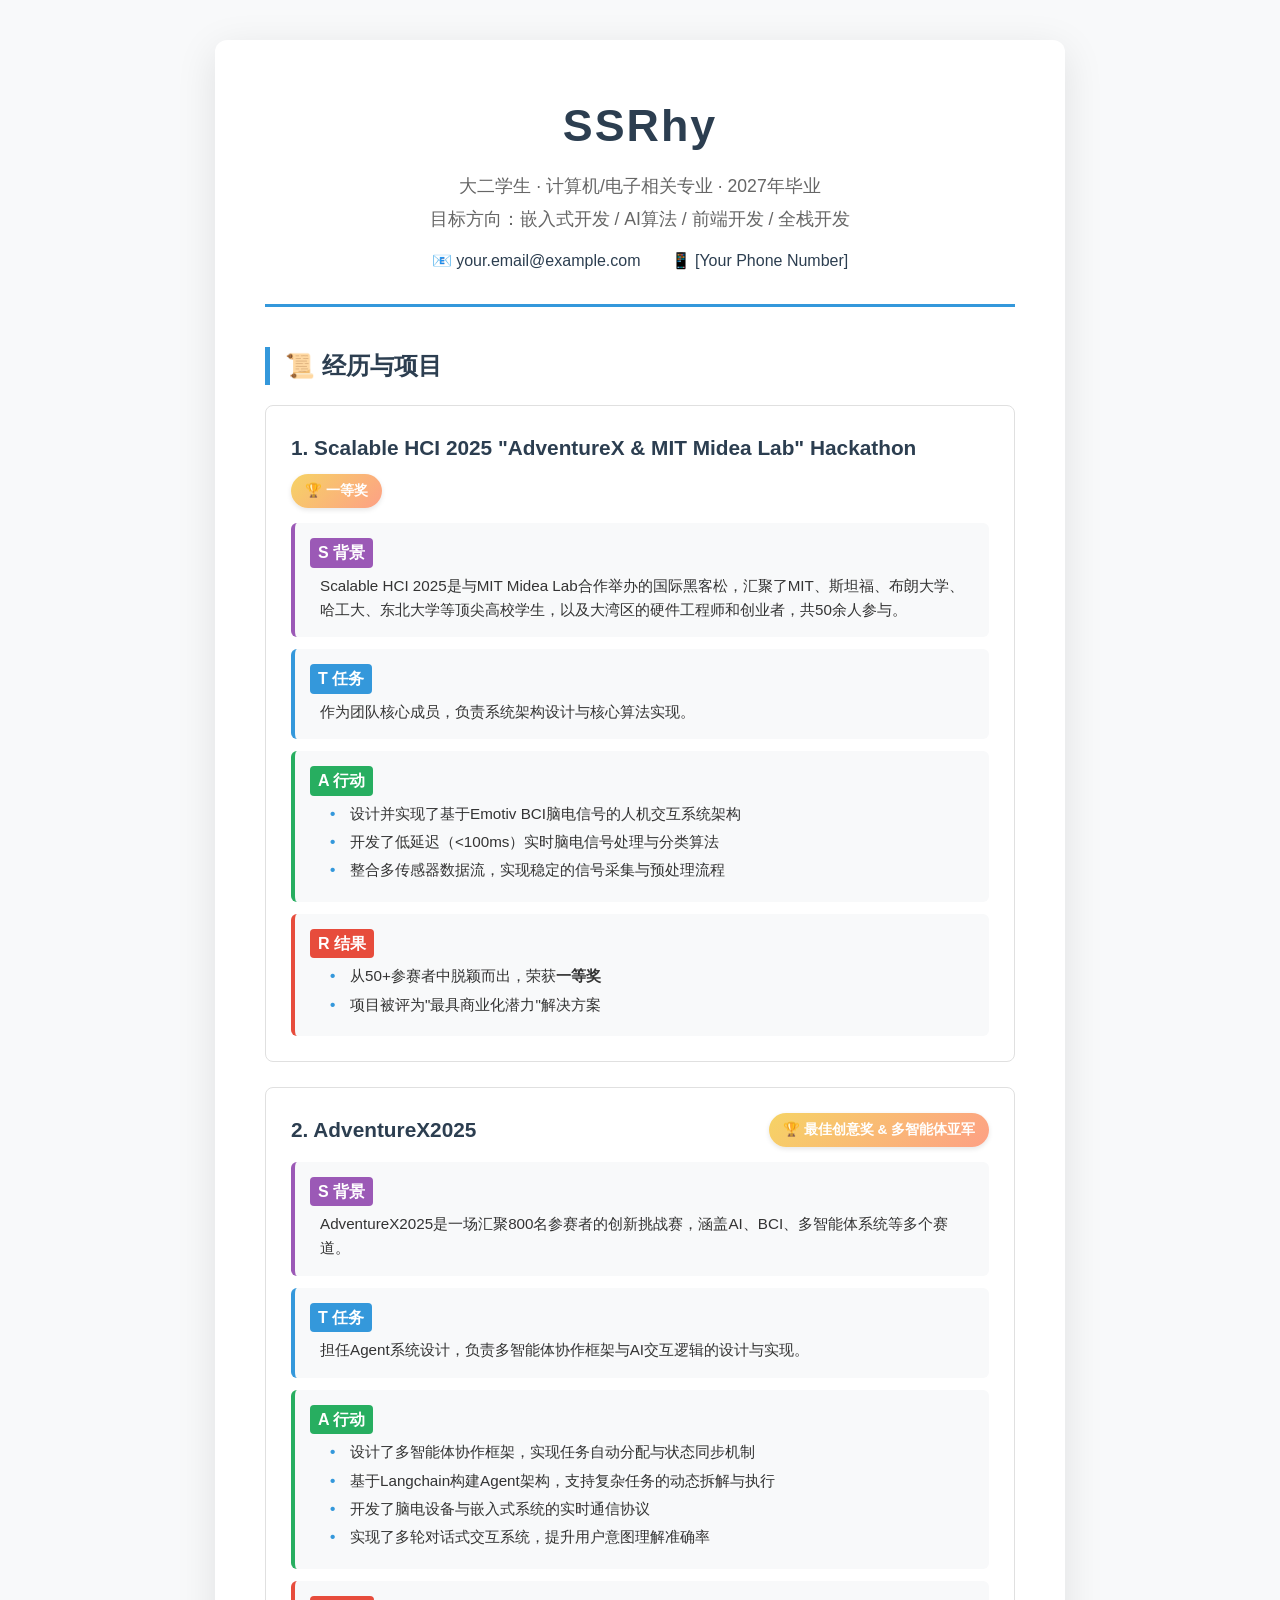
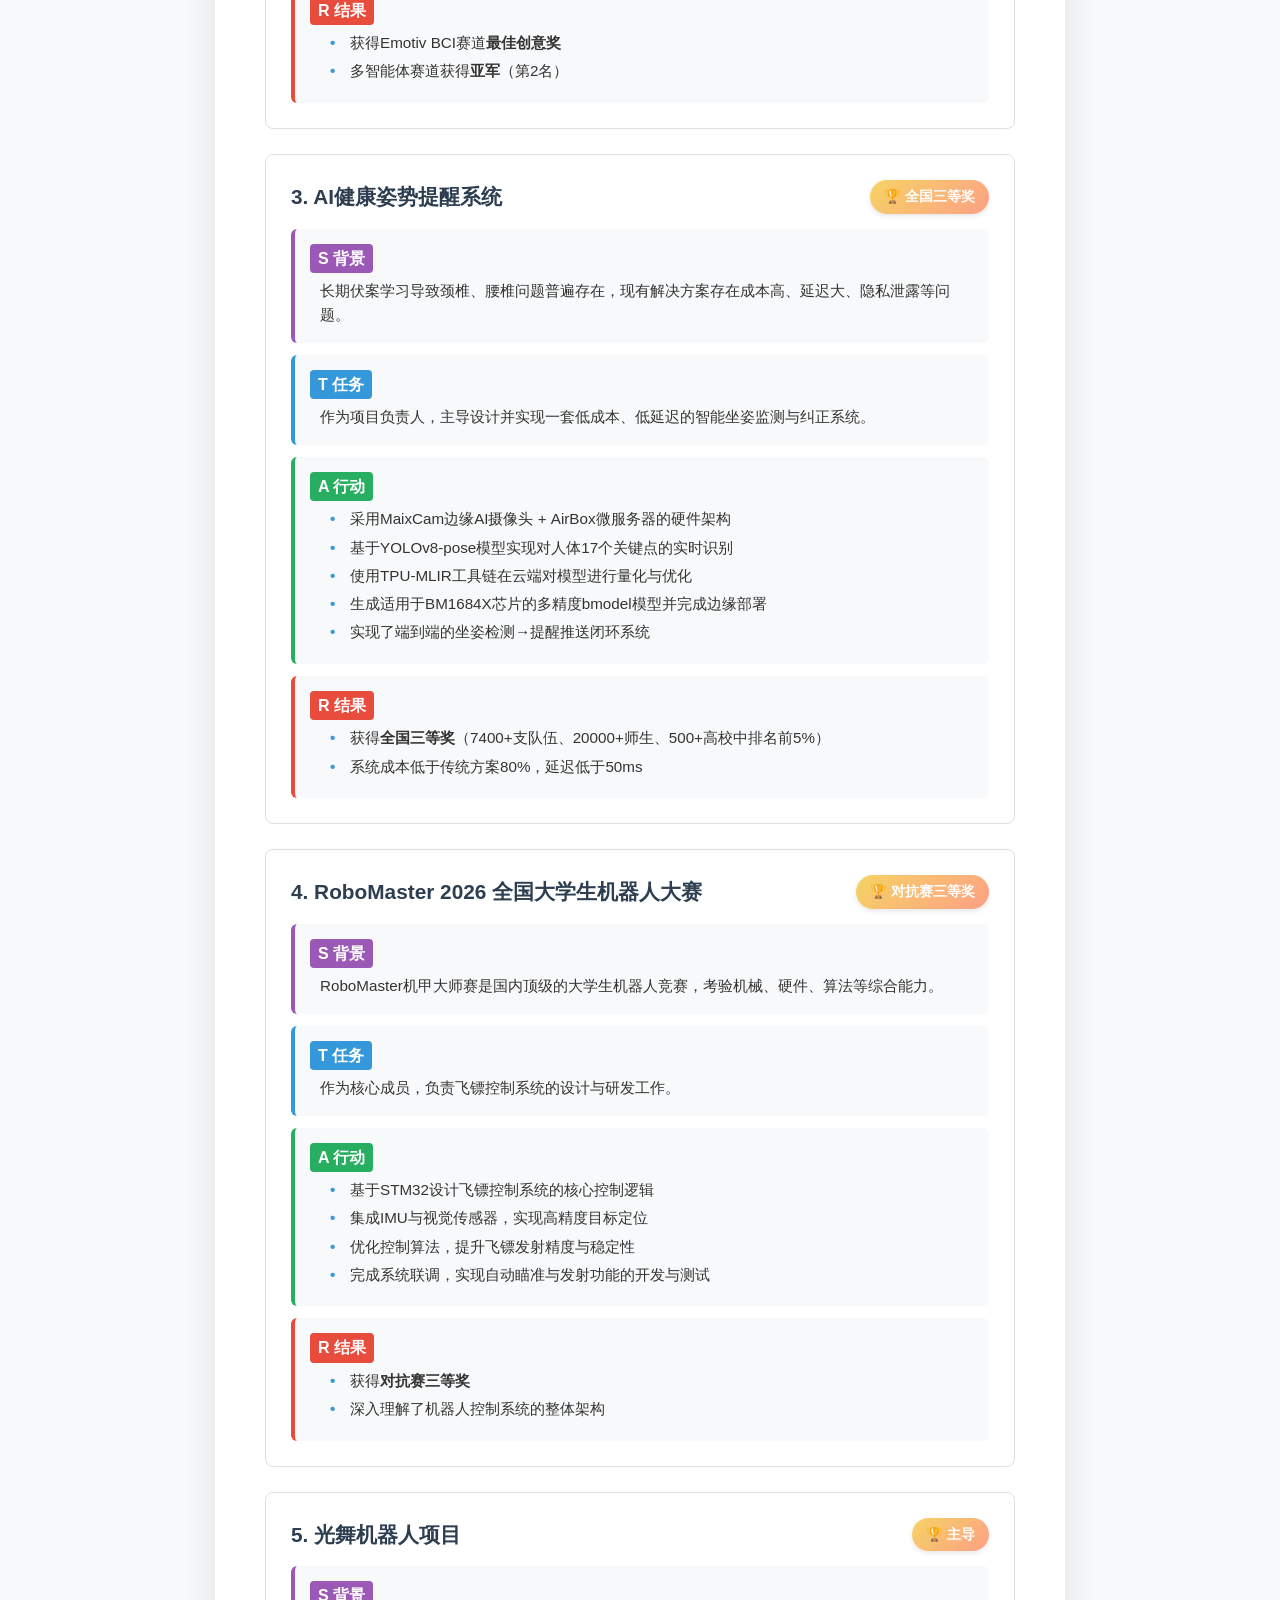
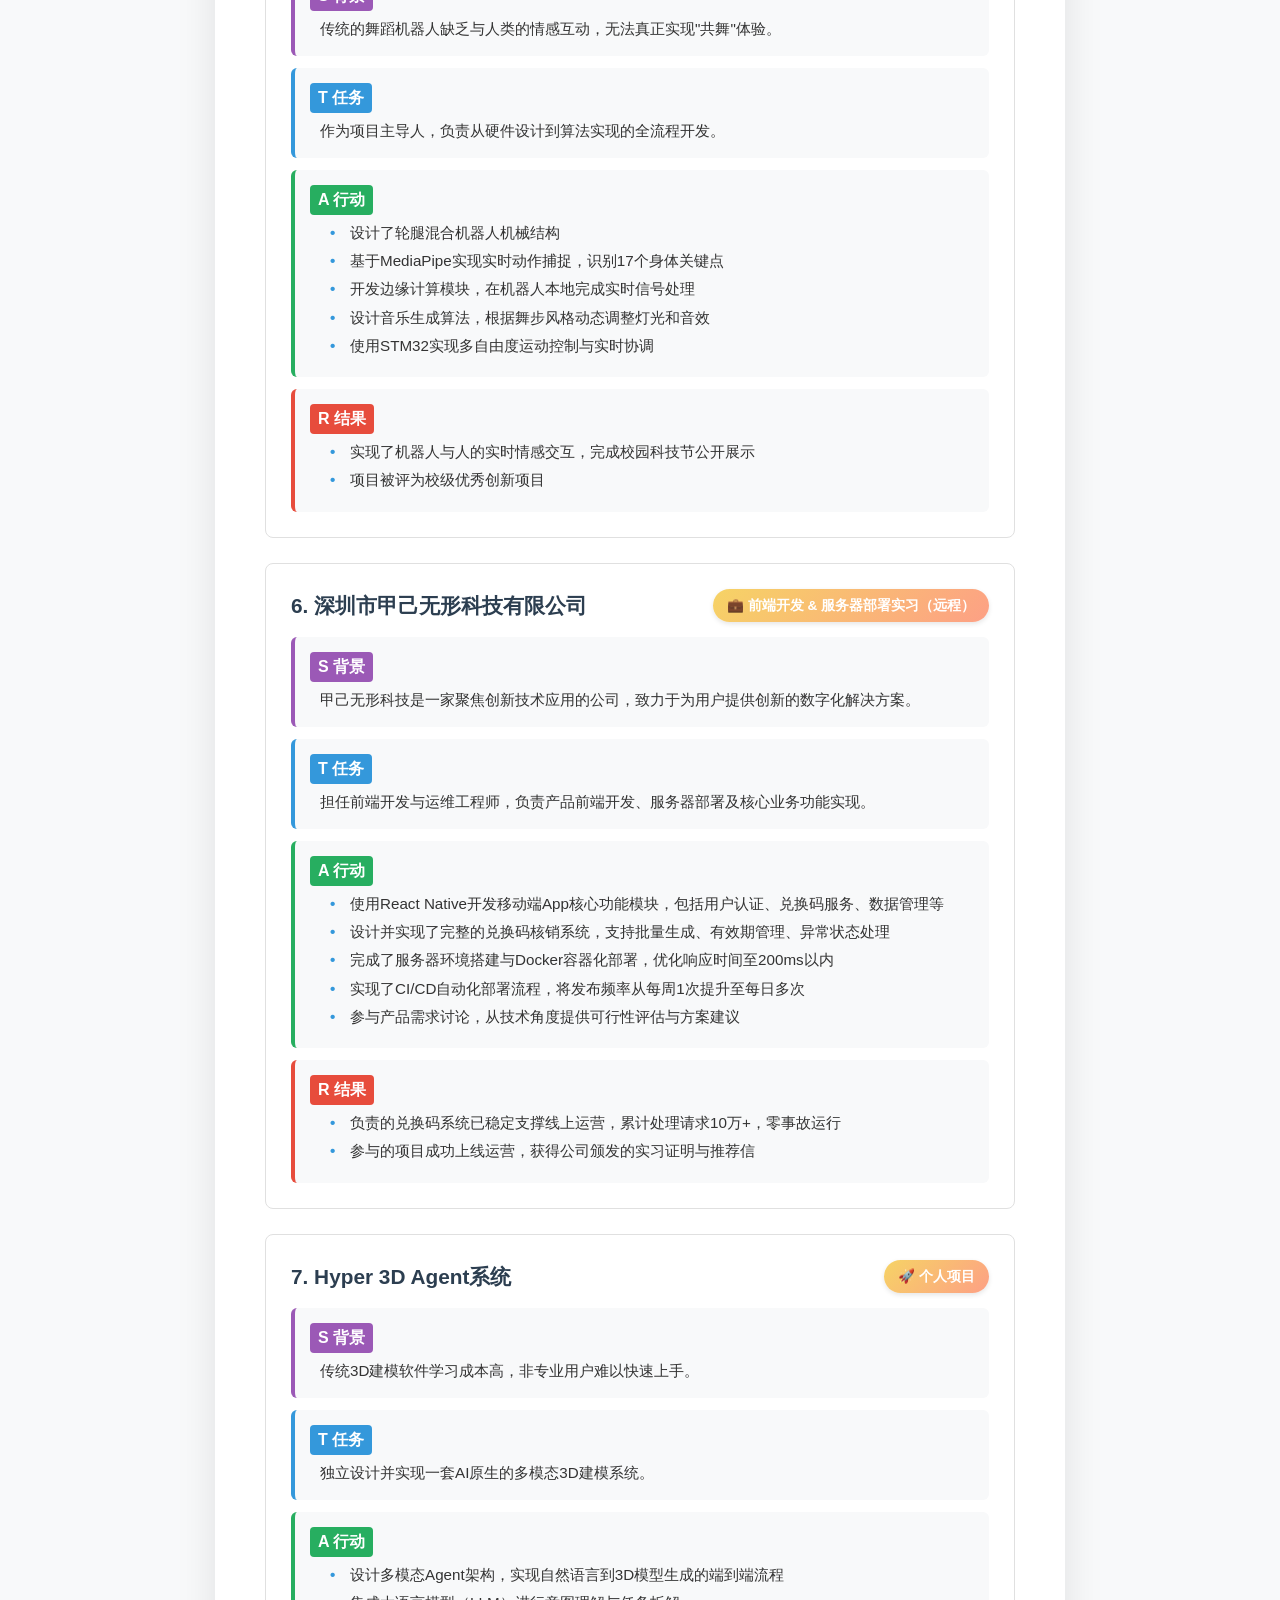
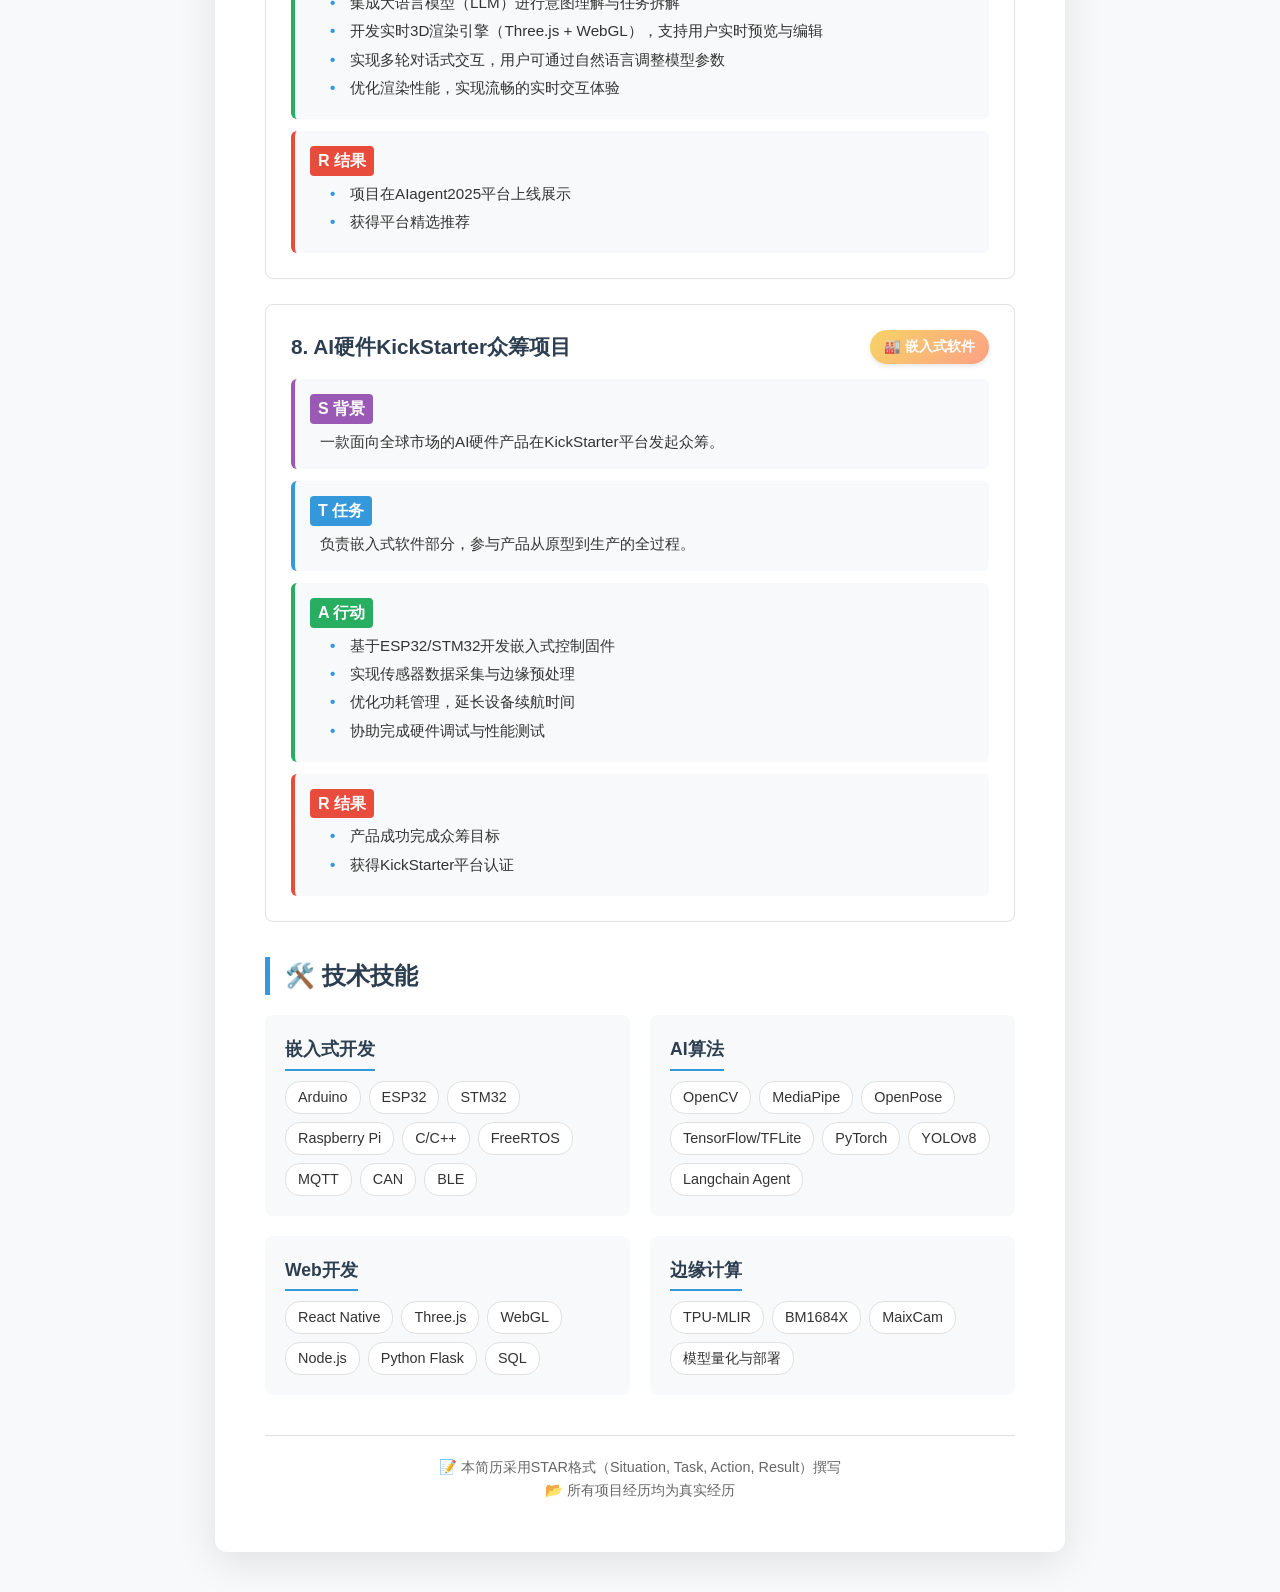
<file: resume/简历_中文_HTML.html>
<!DOCTYPE html>
<html lang="zh-CN">
<head>
    <meta charset="UTF-8">
    <meta name="viewport" content="width=device-width, initial-scale=1.0">
    <title>SSRhy 个人简历</title>
    <style>
        :root {
            --primary-color: #2c3e50;
            --accent-color: #3498db;
            --secondary-accent: #e74c3c;
            --bg-color: #f8f9fa;
            --card-bg: #ffffff;
            --text-color: #333333;
            --light-text: #666666;
            --star-s: #9b59b6;
            --star-t: #3498db;
            --star-a: #27ae60;
            --star-r: #e74c3c;
        }

        * {
            margin: 0;
            padding: 0;
            box-sizing: border-box;
        }

        body {
            font-family: 'Segoe UI', 'PingFang SC', 'Microsoft YaHei', sans-serif;
            background-color: var(--bg-color);
            color: var(--text-color);
            line-height: 1.6;
            padding: 40px 20px;
        }

        .container {
            max-width: 850px;
            margin: 0 auto;
            background: var(--card-bg);
            padding: 50px;
            border-radius: 12px;
            box-shadow: 0 10px 40px rgba(0,0,0,0.1);
        }

        /* Header */
        .header {
            text-align: center;
            margin-bottom: 40px;
            padding-bottom: 30px;
            border-bottom: 3px solid var(--accent-color);
        }

        .name {
            font-size: 2.8em;
            font-weight: 700;
            color: var(--primary-color);
            margin-bottom: 10px;
            letter-spacing: 2px;
        }

        .info-line {
            font-size: 1.1em;
            color: var(--light-text);
            margin: 5px 0;
        }

        .contact-info {
            display: flex;
            justify-content: center;
            gap: 30px;
            margin-top: 15px;
            flex-wrap: wrap;
        }

        .contact-item {
            display: flex;
            align-items: center;
            gap: 8px;
            color: var(--primary-color);
            font-weight: 500;
        }

        /* Section */
        .section {
            margin-bottom: 35px;
        }

        .section-title {
            font-size: 1.5em;
            color: var(--primary-color);
            border-left: 5px solid var(--accent-color);
            padding-left: 15px;
            margin-bottom: 20px;
            font-weight: 700;
        }

        /* Project Card */
        .project-card {
            background: #ffffff;
            border: 1px solid #e0e0e0;
            border-radius: 8px;
            padding: 25px;
            margin-bottom: 25px;
            position: relative;
            transition: transform 0.2s, box-shadow 0.2s;
        }

        .project-card:hover {
            transform: translateY(-2px);
            box-shadow: 0 5px 20px rgba(0,0,0,0.08);
        }

        .project-header {
            display: flex;
            justify-content: space-between;
            align-items: flex-start;
            margin-bottom: 15px;
            flex-wrap: wrap;
            gap: 10px;
        }

        .project-title {
            font-size: 1.3em;
            color: var(--primary-color);
            font-weight: 700;
        }

        .award-badge {
            background: linear-gradient(135deg, #f6d365 0%, #fda085 100%);
            color: white;
            padding: 6px 14px;
            border-radius: 20px;
            font-size: 0.85em;
            font-weight: 700;
            box-shadow: 0 2px 5px rgba(0,0,0,0.1);
            white-space: nowrap;
        }

        /* STAR Section */
        .star-container {
            display: grid;
            gap: 12px;
        }

        .star-item {
            background: #f8f9fa;
            padding: 15px;
            border-radius: 6px;
            border-left: 4px solid #ccc;
        }

        .star-item.star-s { border-left-color: var(--star-s); }
        .star-item.star-t { border-left-color: var(--star-t); }
        .star-item.star-a { border-left-color: var(--star-a); }
        .star-item.star-r { border-left-color: var(--star-r); }

        .star-label {
            font-weight: 700;
            font-size: 1em;
            margin-bottom: 6px;
            display: inline-block;
            padding: 2px 8px;
            border-radius: 4px;
            color: white;
        }

        .star-label.s { background-color: var(--star-s); }
        .star-label.t { background-color: var(--star-t); }
        .star-label.a { background-color: var(--star-a); }
        .star-label.r { background-color: var(--star-r); }

        .star-content {
            color: var(--text-color);
            font-size: 0.95em;
            padding-left: 10px;
        }

        .star-list {
            list-style: none;
            padding-left: 10px;
        }

        .star-list li {
            position: relative;
            padding-left: 20px;
            margin-bottom: 4px;
        }

        .star-list li::before {
            content: "•";
            position: absolute;
            left: 0;
            color: var(--accent-color);
            font-weight: bold;
        }

        /* Skills Grid */
        .skills-grid {
            display: grid;
            grid-template-columns: repeat(auto-fit, minmax(250px, 1fr));
            gap: 20px;
        }

        .skill-category {
            background: #f8f9fa;
            padding: 20px;
            border-radius: 8px;
        }

        .skill-category-title {
            font-weight: 700;
            color: var(--primary-color);
            margin-bottom: 10px;
            font-size: 1.1em;
            border-bottom: 2px solid var(--accent-color);
            padding-bottom: 5px;
            display: inline-block;
        }

        .skill-tags {
            display: flex;
            flex-wrap: wrap;
            gap: 8px;
        }

        .skill-tag {
            background: white;
            border: 1px solid #e0e0e0;
            padding: 4px 12px;
            border-radius: 15px;
            font-size: 0.9em;
            color: var(--text-color);
        }

        /* Footer */
        .footer {
            text-align: center;
            margin-top: 40px;
            padding-top: 20px;
            border-top: 1px solid #e0e0e0;
            color: var(--light-text);
            font-size: 0.9em;
        }

        /* Print Styles */
        @media print {
            body {
                background: white;
                padding: 0;
            }
            .container {
                box-shadow: none;
                padding: 0;
                max-width: 100%;
            }
            .project-card:hover {
                transform: none;
                box-shadow: none;
            }
            .star-item {
                break-inside: avoid;
            }
        }
    </style>
</head>
<body>

<div class="container">
    <!-- Header -->
    <header class="header">
        <h1 class="name">SSRhy</h1>
        <p class="info-line">大二学生 · 计算机/电子相关专业 · 2027年毕业</p>
        <p class="info-line">目标方向：嵌入式开发 / AI算法 / 前端开发 / 全栈开发</p>
        <div class="contact-info">
            <span class="contact-item">📧 your.email@example.com</span>
            <span class="contact-item">📱 [Your Phone Number]</span>
        </div>
    </header>

    <!-- Experience & Projects -->
    <section class="section">
        <h2 class="section-title">📜 经历与项目</h2>

        <!-- Project 1 -->
        <div class="project-card">
            <div class="project-header">
                <h3 class="project-title">1. Scalable HCI 2025 "AdventureX & MIT Midea Lab" Hackathon</h3>
                <span class="award-badge">🏆 一等奖</span>
            </div>
            <div class="star-container">
                <div class="star-item star-s">
                    <span class="star-label s">S 背景</span>
                    <div class="star-content">
                        Scalable HCI 2025是与MIT Midea Lab合作举办的国际黑客松，汇聚了MIT、斯坦福、布朗大学、哈工大、东北大学等顶尖高校学生，以及大湾区的硬件工程师和创业者，共50余人参与。
                    </div>
                </div>
                <div class="star-item star-t">
                    <span class="star-label t">T 任务</span>
                    <div class="star-content">
                        作为团队核心成员，负责系统架构设计与核心算法实现。
                    </div>
                </div>
                <div class="star-item star-a">
                    <span class="star-label a">A 行动</span>
                    <div class="star-content">
                        <ul class="star-list">
                            <li>设计并实现了基于Emotiv BCI脑电信号的人机交互系统架构</li>
                            <li>开发了低延迟（<100ms）实时脑电信号处理与分类算法</li>
                            <li>整合多传感器数据流，实现稳定的信号采集与预处理流程</li>
                        </ul>
                    </div>
                </div>
                <div class="star-item star-r">
                    <span class="star-label r">R 结果</span>
                    <div class="star-content">
                        <ul class="star-list">
                            <li>从50+参赛者中脱颖而出，荣获<strong>一等奖</strong></li>
                            <li>项目被评为"最具商业化潜力"解决方案</li>
                        </ul>
                    </div>
                </div>
            </div>
        </div>

        <!-- Project 2 -->
        <div class="project-card">
            <div class="project-header">
                <h3 class="project-title">2. AdventureX2025</h3>
                <span class="award-badge">🏆 最佳创意奖 & 多智能体亚军</span>
            </div>
            <div class="star-container">
                <div class="star-item star-s">
                    <span class="star-label s">S 背景</span>
                    <div class="star-content">
                        AdventureX2025是一场汇聚800名参赛者的创新挑战赛，涵盖AI、BCI、多智能体系统等多个赛道。
                    </div>
                </div>
                <div class="star-item star-t">
                    <span class="star-label t">T 任务</span>
                    <div class="star-content">
                        担任Agent系统设计，负责多智能体协作框架与AI交互逻辑的设计与实现。
                    </div>
                </div>
                <div class="star-item star-a">
                    <span class="star-label a">A 行动</span>
                    <div class="star-content">
                        <ul class="star-list">
                            <li>设计了多智能体协作框架，实现任务自动分配与状态同步机制</li>
                            <li>基于Langchain构建Agent架构，支持复杂任务的动态拆解与执行</li>
                            <li>开发了脑电设备与嵌入式系统的实时通信协议</li>
                            <li>实现了多轮对话式交互系统，提升用户意图理解准确率</li>
                        </ul>
                    </div>
                </div>
                <div class="star-item star-r">
                    <span class="star-label r">R 结果</span>
                    <div class="star-content">
                        <ul class="star-list">
                            <li>获得Emotiv BCI赛道<strong>最佳创意奖</strong></li>
                            <li>多智能体赛道获得<strong>亚军</strong>（第2名）</li>
                        </ul>
                    </div>
                </div>
            </div>
        </div>

        <!-- Project 3 -->
        <div class="project-card">
            <div class="project-header">
                <h3 class="project-title">3. AI健康姿势提醒系统</h3>
                <span class="award-badge">🏆 全国三等奖</span>
            </div>
            <div class="star-container">
                <div class="star-item star-s">
                    <span class="star-label s">S 背景</span>
                    <div class="star-content">
                        长期伏案学习导致颈椎、腰椎问题普遍存在，现有解决方案存在成本高、延迟大、隐私泄露等问题。
                    </div>
                </div>
                <div class="star-item star-t">
                    <span class="star-label t">T 任务</span>
                    <div class="star-content">
                        作为项目负责人，主导设计并实现一套低成本、低延迟的智能坐姿监测与纠正系统。
                    </div>
                </div>
                <div class="star-item star-a">
                    <span class="star-label a">A 行动</span>
                    <div class="star-content">
                        <ul class="star-list">
                            <li>采用MaixCam边缘AI摄像头 + AirBox微服务器的硬件架构</li>
                            <li>基于YOLOv8-pose模型实现对人体17个关键点的实时识别</li>
                            <li>使用TPU-MLIR工具链在云端对模型进行量化与优化</li>
                            <li>生成适用于BM1684X芯片的多精度bmodel模型并完成边缘部署</li>
                            <li>实现了端到端的坐姿检测→提醒推送闭环系统</li>
                        </ul>
                    </div>
                </div>
                <div class="star-item star-r">
                    <span class="star-label r">R 结果</span>
                    <div class="star-content">
                        <ul class="star-list">
                            <li>获得<strong>全国三等奖</strong>（7400+支队伍、20000+师生、500+高校中排名前5%）</li>
                            <li>系统成本低于传统方案80%，延迟低于50ms</li>
                        </ul>
                    </div>
                </div>
            </div>
        </div>

        <!-- Project 4 -->
        <div class="project-card">
            <div class="project-header">
                <h3 class="project-title">4. RoboMaster 2026 全国大学生机器人大赛</h3>
                <span class="award-badge">🏆 对抗赛三等奖</span>
            </div>
            <div class="star-container">
                <div class="star-item star-s">
                    <span class="star-label s">S 背景</span>
                    <div class="star-content">
                        RoboMaster机甲大师赛是国内顶级的大学生机器人竞赛，考验机械、硬件、算法等综合能力。
                    </div>
                </div>
                <div class="star-item star-t">
                    <span class="star-label t">T 任务</span>
                    <div class="star-content">
                        作为核心成员，负责飞镖控制系统的设计与研发工作。
                    </div>
                </div>
                <div class="star-item star-a">
                    <span class="star-label a">A 行动</span>
                    <div class="star-content">
                        <ul class="star-list">
                            <li>基于STM32设计飞镖控制系统的核心控制逻辑</li>
                            <li>集成IMU与视觉传感器，实现高精度目标定位</li>
                            <li>优化控制算法，提升飞镖发射精度与稳定性</li>
                            <li>完成系统联调，实现自动瞄准与发射功能的开发与测试</li>
                        </ul>
                    </div>
                </div>
                <div class="star-item star-r">
                    <span class="star-label r">R 结果</span>
                    <div class="star-content">
                        <ul class="star-list">
                            <li>获得<strong>对抗赛三等奖</strong></li>
                            <li>深入理解了机器人控制系统的整体架构</li>
                        </ul>
                    </div>
                </div>
            </div>
        </div>

        <!-- Project 5 -->
        <div class="project-card">
            <div class="project-header">
                <h3 class="project-title">5. 光舞机器人项目</h3>
                <span class="award-badge">🏆 主导</span>
            </div>
            <div class="star-container">
                <div class="star-item star-s">
                    <span class="star-label s">S 背景</span>
                    <div class="star-content">
                        传统的舞蹈机器人缺乏与人类的情感互动，无法真正实现"共舞"体验。
                    </div>
                </div>
                <div class="star-item star-t">
                    <span class="star-label t">T 任务</span>
                    <div class="star-content">
                        作为项目主导人，负责从硬件设计到算法实现的全流程开发。
                    </div>
                </div>
                <div class="star-item star-a">
                    <span class="star-label a">A 行动</span>
                    <div class="star-content">
                        <ul class="star-list">
                            <li>设计了轮腿混合机器人机械结构</li>
                            <li>基于MediaPipe实现实时动作捕捉，识别17个身体关键点</li>
                            <li>开发边缘计算模块，在机器人本地完成实时信号处理</li>
                            <li>设计音乐生成算法，根据舞步风格动态调整灯光和音效</li>
                            <li>使用STM32实现多自由度运动控制与实时协调</li>
                        </ul>
                    </div>
                </div>
                <div class="star-item star-r">
                    <span class="star-label r">R 结果</span>
                    <div class="star-content">
                        <ul class="star-list">
                            <li>实现了机器人与人的实时情感交互，完成校园科技节公开展示</li>
                            <li>项目被评为校级优秀创新项目</li>
                        </ul>
                    </div>
                </div>
            </div>
        </div>

        <!-- Project 6 -->
        <div class="project-card">
            <div class="project-header">
                <h3 class="project-title">6. 深圳市甲己无形科技有限公司</h3>
                <span class="award-badge">💼 前端开发 & 服务器部署实习（远程）</span>
            </div>
            <div class="star-container">
                <div class="star-item star-s">
                    <span class="star-label s">S 背景</span>
                    <div class="star-content">
                        甲己无形科技是一家聚焦创新技术应用的公司，致力于为用户提供创新的数字化解决方案。
                    </div>
                </div>
                <div class="star-item star-t">
                    <span class="star-label t">T 任务</span>
                    <div class="star-content">
                        担任前端开发与运维工程师，负责产品前端开发、服务器部署及核心业务功能实现。
                    </div>
                </div>
                <div class="star-item star-a">
                    <span class="star-label a">A 行动</span>
                    <div class="star-content">
                        <ul class="star-list">
                            <li>使用React Native开发移动端App核心功能模块，包括用户认证、兑换码服务、数据管理等</li>
                            <li>设计并实现了完整的兑换码核销系统，支持批量生成、有效期管理、异常状态处理</li>
                            <li>完成了服务器环境搭建与Docker容器化部署，优化响应时间至200ms以内</li>
                            <li>实现了CI/CD自动化部署流程，将发布频率从每周1次提升至每日多次</li>
                            <li>参与产品需求讨论，从技术角度提供可行性评估与方案建议</li>
                        </ul>
                    </div>
                </div>
                <div class="star-item star-r">
                    <span class="star-label r">R 结果</span>
                    <div class="star-content">
                        <ul class="star-list">
                            <li>负责的兑换码系统已稳定支撑线上运营，累计处理请求10万+，零事故运行</li>
                            <li>参与的项目成功上线运营，获得公司颁发的实习证明与推荐信</li>
                        </ul>
                    </div>
                </div>
            </div>
        </div>

        <!-- Project 7 -->
        <div class="project-card">
            <div class="project-header">
                <h3 class="project-title">7. Hyper 3D Agent系统</h3>
                <span class="award-badge">🚀 个人项目</span>
            </div>
            <div class="star-container">
                <div class="star-item star-s">
                    <span class="star-label s">S 背景</span>
                    <div class="star-content">
                        传统3D建模软件学习成本高，非专业用户难以快速上手。
                    </div>
                </div>
                <div class="star-item star-t">
                    <span class="star-label t">T 任务</span>
                    <div class="star-content">
                        独立设计并实现一套AI原生的多模态3D建模系统。
                    </div>
                </div>
                <div class="star-item star-a">
                    <span class="star-label a">A 行动</span>
                    <div class="star-content">
                        <ul class="star-list">
                            <li>设计多模态Agent架构，实现自然语言到3D模型生成的端到端流程</li>
                            <li>集成大语言模型（LLM）进行意图理解与任务拆解</li>
                            <li>开发实时3D渲染引擎（Three.js + WebGL），支持用户实时预览与编辑</li>
                            <li>实现多轮对话式交互，用户可通过自然语言调整模型参数</li>
                            <li>优化渲染性能，实现流畅的实时交互体验</li>
                        </ul>
                    </div>
                </div>
                <div class="star-item star-r">
                    <span class="star-label r">R 结果</span>
                    <div class="star-content">
                        <ul class="star-list">
                            <li>项目在AIagent2025平台上线展示</li>
                            <li>获得平台精选推荐</li>
                        </ul>
                    </div>
                </div>
            </div>
        </div>

        <!-- Project 8 -->
        <div class="project-card">
            <div class="project-header">
                <h3 class="project-title">8. AI硬件KickStarter众筹项目</h3>
                <span class="award-badge">🏭 嵌入式软件</span>
            </div>
            <div class="star-container">
                <div class="star-item star-s">
                    <span class="star-label s">S 背景</span>
                    <div class="star-content">
                        一款面向全球市场的AI硬件产品在KickStarter平台发起众筹。
                    </div>
                </div>
                <div class="star-item star-t">
                    <span class="star-label t">T 任务</span>
                    <div class="star-content">
                        负责嵌入式软件部分，参与产品从原型到生产的全过程。
                    </div>
                </div>
                <div class="star-item star-a">
                    <span class="star-label a">A 行动</span>
                    <div class="star-content">
                        <ul class="star-list">
                            <li>基于ESP32/STM32开发嵌入式控制固件</li>
                            <li>实现传感器数据采集与边缘预处理</li>
                            <li>优化功耗管理，延长设备续航时间</li>
                            <li>协助完成硬件调试与性能测试</li>
                        </ul>
                    </div>
                </div>
                <div class="star-item star-r">
                    <span class="star-label r">R 结果</span>
                    <div class="star-content">
                        <ul class="star-list">
                            <li>产品成功完成众筹目标</li>
                            <li>获得KickStarter平台认证</li>
                        </ul>
                    </div>
                </div>
            </div>
        </div>
    </section>

    <!-- Skills -->
    <section class="section">
        <h2 class="section-title">🛠️ 技术技能</h2>
        <div class="skills-grid">
            <div class="skill-category">
                <div class="skill-category-title">嵌入式开发</div>
                <div class="skill-tags">
                    <span class="skill-tag">Arduino</span>
                    <span class="skill-tag">ESP32</span>
                    <span class="skill-tag">STM32</span>
                    <span class="skill-tag">Raspberry Pi</span>
                    <span class="skill-tag">C/C++</span>
                    <span class="skill-tag">FreeRTOS</span>
                    <span class="skill-tag">MQTT</span>
                    <span class="skill-tag">CAN</span>
                    <span class="skill-tag">BLE</span>
                </div>
            </div>
            <div class="skill-category">
                <div class="skill-category-title">AI算法</div>
                <div class="skill-tags">
                    <span class="skill-tag">OpenCV</span>
                    <span class="skill-tag">MediaPipe</span>
                    <span class="skill-tag">OpenPose</span>
                    <span class="skill-tag">TensorFlow/TFLite</span>
                    <span class="skill-tag">PyTorch</span>
                    <span class="skill-tag">YOLOv8</span>
                    <span class="skill-tag">Langchain Agent</span>
                </div>
            </div>
            <div class="skill-category">
                <div class="skill-category-title">Web开发</div>
                <div class="skill-tags">
                    <span class="skill-tag">React Native</span>
                    <span class="skill-tag">Three.js</span>
                    <span class="skill-tag">WebGL</span>
                    <span class="skill-tag">Node.js</span>
                    <span class="skill-tag">Python Flask</span>
                    <span class="skill-tag">SQL</span>
                </div>
            </div>
            <div class="skill-category">
                <div class="skill-category-title">边缘计算</div>
                <div class="skill-tags">
                    <span class="skill-tag">TPU-MLIR</span>
                    <span class="skill-tag">BM1684X</span>
                    <span class="skill-tag">MaixCam</span>
                    <span class="skill-tag">模型量化与部署</span>
                </div>
            </div>
        </div>
    </section>

    <!-- Footer -->
    <footer class="footer">
        <p>📝 本简历采用STAR格式（Situation, Task, Action, Result）撰写</p>
        <p>📂 所有项目经历均为真实经历</p>
    </footer>
</div>

</body>
</html>
</file>
<file: style.css>
/* Language Toggle Button */
.lang-toggle {
  position: fixed;
  top: 20px;
  right: 20px;
  z-index: 1000;
  padding: 8px 16px;
  border: 2px solid var(--line-color);
  border-radius: 255px 15px 225px 15px/15px 225px 15px 255px;
  background: white;
  font-family: 'Gochi Hand', cursive;
  font-size: 16px;
  cursor: pointer;
  color: var(--text-color);
  transition: all 0.3s ease;
  box-shadow: 2px 2px 8px rgba(0, 0, 0, 0.1);
}

.lang-toggle:hover {
  background: var(--text-color);
  color: white;
  transform: scale(1.05);
}

/* Home page language button adjustment */
body.home-page .lang-toggle {
  border-color: white;
  color: white;
  background: transparent;
}

body.home-page .lang-toggle:hover {
  background: white;
  color: #1a1a1a;
}

@import url("https://fonts.googleapis.com/css2?family=Gochi+Hand&family=Patrick+Hand&display=swap");

:root {
  --bg-color: #fdfbf7; /* Off-white paper color */
  --text-color: #2c2c2c; /* Pencil gray */
  --accent-color: #4a4a4a;
  --line-color: #333;
}

body {
  margin: 0;
  padding: 0;
  font-family: "Patrick Hand", cursive; /* Handwritten font for body text */
  background-color: var(--bg-color);
  color: var(--text-color);
  background-image: radial-gradient(#e6e6e6 1px, transparent 1px);
  background-size: 20px 20px; /* Dot grid paper effect */
  min-height: 100vh;
  display: flex;
}

h1,
h2,
h3,
h4,
h5,
h6 {
  font-family: "Gochi Hand", cursive; /* More expressive font for headings */
  font-weight: normal;
  color: black;
}

/* Sidebar styling - keeping layout but changing style */
.sidebar {
  width: 20%;
  padding: 20px;
  border-right: 2px solid var(--line-color);
  /* Hand-drawn line effect using border-image or clip-path is complex, 
     simplifying with a slightly irregular border radius or just a solid line for now,
     or maybe a 'sketchy' border using a background image if needed. 
     For now, let's stick to a solid border but with a 'hand-drawn' feel via font/spacing */
  background-color: transparent; /* Remove solid black background */
  min-height: 100vh;
  box-sizing: border-box;
}

.nav-links {
  list-style: none;
  padding: 0;
  margin-top: 50px;
}

.nav-links li {
  margin-bottom: 25px;
  transform: rotate(-2deg); /* Slight rotation for playfulness */
  transition: transform 0.3s ease;
}

.nav-links li:hover {
  transform: rotate(2deg) scale(1.1);
}

.nav-links a {
  color: var(--text-color);
  text-decoration: none;
  font-size: 24px;
  font-family: "Gochi Hand", cursive;
  position: relative;
  display: inline-block;
}

/* Underline effect for links */
.nav-links a::after {
  content: "";
  display: block;
  width: 100%;
  height: 2px;
  background: var(--text-color);
  border-radius: 5px;
  transform: scaleX(0);
  transition: transform 0.3s ease;
}

.nav-links a:hover::after {
  transform: scaleX(1);
}

/* Main Content styling */
.main-content {
  width: 75%; /* Adjust width slightly */
  padding: 40px;
  box-sizing: border-box;
  animation: fadeIn 1s ease-in forwards;
}

/* Images in Main Content (like Profile Image in firstpage) */
.profile-image {
  width: 400px;
  height: auto;
  border: 10px solid white;
  border-radius: 2px;
  box-shadow: 3px 3px 8px rgba(0, 0, 0, 0.2);
  transform: rotate(2deg);
  transition: transform 0.3s ease;
  background-color: white; /* Simulate polaroid frame if transparent png */
}

.profile-image:hover {
  transform: scale(1.02) rotate(0deg);
}

p {
  font-size: 1.25rem;
  line-height: 1.6;
  max-width: 800px;
}

/* Hand-drawn Box / Card Style */
.sketch-box {
  border: 2px solid var(--line-color);
  border-radius: 255px 15px 225px 15px/15px 225px 15px 255px; /* Irregular border radius */
  padding: 20px;
  margin-bottom: 20px;
  background: white;
  box-shadow: 2px 3px 10px rgba(0, 0, 0, 0.05); /* Subtle shadow */
  transition: transform 0.3s ease;
}

.sketch-box:hover {
  transform: translateY(-5px);
}

/* Polaroid Photo Frame Style */
.polaroid {
  background: white;
  padding: 15px 15px 50px 15px; /* Extra padding at bottom for caption */
  box-shadow: 5px 5px 15px rgba(0, 0, 0, 0.15);
  display: inline-block;
  transform: rotate(-2deg);
  transition: all 0.3s ease;
  border: 1px solid #ddd;
  margin: 15px;
  max-width: 300px; /* Limit width */
}

.polaroid:nth-child(even) {
  transform: rotate(3deg);
}

.polaroid:hover {
  transform: scale(1.05) rotate(0deg);
  box-shadow: 8px 8px 20px rgba(0, 0, 0, 0.2);
  z-index: 10;
  position: relative;
}

.polaroid img {
  width: 100%;
  height: auto;
  display: block;
  filter: grayscale(20%) sepia(10%); /* Slight vintage filter */
}

.polaroid p,
.polaroid-caption {
  text-align: center;
  font-family: "Gochi Hand", cursive; /* Handwritten caption */
  font-size: 1.2rem;
  margin-top: 15px;
  color: #444;
}

/* Buttons */
.btn-sketch {
  display: inline-block;
  padding: 10px 25px;
  border: 2px solid var(--line-color);
  border-radius: 255px 15px 225px 15px/15px 225px 15px 255px;
  background: transparent;
  font-family: "Gochi Hand", cursive;
  font-size: 1.2rem;
  cursor: pointer;
  text-decoration: none;
  color: var(--text-color);
  transition: all 0.2s ease;
}

.btn-sketch:hover {
  background: var(--text-color);
  color: white;
  border-color: var(--text-color);
}

/* Specific overrides for existing classes to match new theme */
.welcome-container {
  /* For index.html */
  padding: 40px;
  border: 3px solid white;
  border-radius: 2% 98% 2% 98% / 98% 2% 98% 2%; /* Imperfect circle/box */
}

.welcome-text {
  font-family: "Gochi Hand", cursive;
  color: white; /* Keep white for index if bg remains black, or change if we unify index */
}
/* If index.html becomes sketch style too */
body.home-page {
  background-color: #1a1a1a;
  background-image:
    linear-gradient(#222 1px, transparent 1px),
    linear-gradient(90deg, #222 1px, transparent 1px);
  background-size: 20px 20px;
  color: #eee;
}

@keyframes fadeIn {
  from {
    opacity: 0;
    transform: translateY(10px);
  }
  to {
    opacity: 1;
    transform: translateY(0);
  }
}

/* Common Layouts extracted from contact.html */
.section-layout {
  display: flex;
  gap: 40px;
  align-items: flex-start;
  flex-wrap: wrap;
  margin-top: 20px;
}

.section-text {
  flex: 1;
  min-width: 300px;
}

.hobby-gallery {
  display: flex;
  flex-wrap: wrap;
  gap: 10px;
  flex: 1;
  min-width: 300px;
  justify-content: center;
  align-items: flex-start;
}

.hobby-gallery .polaroid {
  max-width: 160px; /* Reduced size for compactness */
  margin: 5px;      /* Tighter spacing */
  padding: 8px 8px 30px 8px; /* Smaller frame padding */
  width: fit-content; /* Frame adapts to image width */
}

.hobby-gallery .polaroid-caption {
  font-size: 1rem;
  margin-top: 5px;
}

.social-links {
  margin-top: 20px;
}

.social-links a {
  display: inline-block;
  margin-right: 25px;
  color: var(--text-color);
  text-decoration: none;
  font-size: 26px;
  border-bottom: 2px dashed var(--line-color);
  font-family: "Gochi Hand", cursive;
  transition: transform 0.2s;
}

.social-links a:hover {
  transform: scale(1.1) rotate(-3deg);
  border-bottom-style: solid;
}

/* Works / Projects Page */
.project-card {
  /* Inherit sketch-box style but specific for cards */
  border: 2px solid var(--line-color);
  border-radius: 255px 15px 225px 15px/15px 225px 15px 255px;
  padding: 25px;
  margin-bottom: 25px;
  background: white;
  box-shadow: 2px 3px 10px rgba(0,0,0,0.05);
  transition: transform 0.3s ease;
  position: relative;
}

.project-card:hover {
  transform: translateY(-5px) rotate(1deg);
  box-shadow: 5px 5px 15px rgba(0,0,0,0.1);
}

.project-title {
  font-family: 'Gochi Hand', cursive;
  font-size: 1.5rem;
  margin-bottom: 15px;
  color: black;
}

.project-image {
  width: 100%;
  height: 200px;
  object-fit: cover;
  border: 5px solid white;
  box-shadow: 0 2px 5px rgba(0,0,0,0.1);
  margin-bottom: 15px;
  filter: grayscale(20%);
  transition: filter 0.3s;
}

.project-card:hover .project-image {
  filter: grayscale(0%);
}

.award-card {
  border: 2px solid var(--line-color);
  border-radius: 255px 15px 225px 15px/15px 225px 15px 255px;
  padding: 20px;
  background: white;
  transition: transform 0.3s ease;
  position: relative;
  /* Ensure consistent height in grid if needed, or rely on content */
  height: 100%; 
  box-sizing: border-box;
}

.award-card:hover {
  transform: translateY(-5px) rotate(-1deg);
  box-shadow: 2px 2px 8px rgba(0,0,0,0.1);
}

.project-badge {
  position: absolute;
  top: 15px;
  right: 15px;
  font-family: 'Patrick Hand', cursive;
  font-size: 1rem;
  padding: 5px 10px;
  border-radius: 255px 15px 225px 15px/15px 225px 15px 255px; /* Mini sketch box */
  border: 1px solid var(--text-color);
  background: #fff;
  color: var(--text-color);
  z-index: 5;
}

.awards-grid {
  display: grid;
  grid-template-columns: repeat(auto-fit, minmax(300px, 1fr));
  gap: 20px;
}

/* Ensure links don't break card layout */
.project-link {
  display: block;
  text-decoration: none;
  color: inherit;
  height: 100%;
}

.award-title {
  font-family: 'Gochi Hand', cursive;
  font-size: 1.3rem;
  margin-bottom: 10px;
  color: black;
}

/* Award Details Page */
.back-link {
  display: inline-block;
  margin-bottom: 20px;
  color: var(--text-color);
  text-decoration: none;
  font-size: 18px;
  font-family: 'Gochi Hand', cursive;
  border-bottom: 1px dashed var(--text-color);
}

.back-link:hover {
  border-bottom-style: solid;
}

.image-container {
  margin-top: 30px;
  display: grid;
  grid-template-columns: repeat(auto-fit, minmax(400px, 1fr));
  gap: 20px;
}

.image-container img {
  border: 5px solid white;
  box-shadow: 2px 2px 8px rgba(0,0,0,0.1);
  transform: rotate(1deg);
  transition: transform 0.3s;
  background: white;
}

.image-container img:nth-child(even) {
  transform: rotate(-1deg);
}

.image-container img:hover {
  transform: scale(1.02) rotate(0deg);
  z-index: 10;
}

.image-placeholder {
  width: 100%;
  aspect-ratio: 16 / 9;
  background-color: white;
  border: 2px dashed #ccc;
  display: flex;
  align-items: center;
  justify-content: center;
  color: #999;
  border-radius: 2px;
  font-family: 'Gochi Hand', cursive;
  font-size: 1.5rem;
}

.blog-link {
  margin-top: 40px;
  padding: 20px;
  border: 2px solid var(--line-color);
  border-radius: 255px 15px 225px 15px/15px 225px 15px 255px;
  font-size: 24px;
  display: inline-block;
  background: white;
  text-decoration: none;
  font-family: 'Gochi Hand', cursive;
  color: var(--text-color);
  transition: transform 0.3s ease;
}

.blog-link:hover {
  transform: scale(1.05) rotate(2deg);
  background: var(--text-color);
  color: white;
}

.project-description {
  font-family: 'Patrick Hand', cursive;
  font-size: 16px;
  line-height: 1.6;
}

.section-title {
  font-family: 'Gochi Hand', cursive;
  font-size: 36px;
  border-bottom: 2px dashed var(--line-color);
  padding-bottom: 10px;
  margin-bottom: 30px;
}

/* Skill list style */
.skill-list p {
  background: rgba(0,0,0,0.03);
  padding: 10px;
  border-radius: 5px 25px 5px 25px;
  margin-bottom: 10px;
}
  margin-top: 20px;
}

.social-links a {
  display: inline-block;
  margin-right: 25px;
  color: var(--text-color);
  text-decoration: none;
  font-size: 26px;
  border-bottom: 2px dashed var(--line-color);
  font-family: "Gochi Hand", cursive;
  transition: transform 0.2s;
}

.social-links a:hover {
  transform: scale(1.1) rotate(-3deg);
  border-bottom-style: solid;
}
</file>
